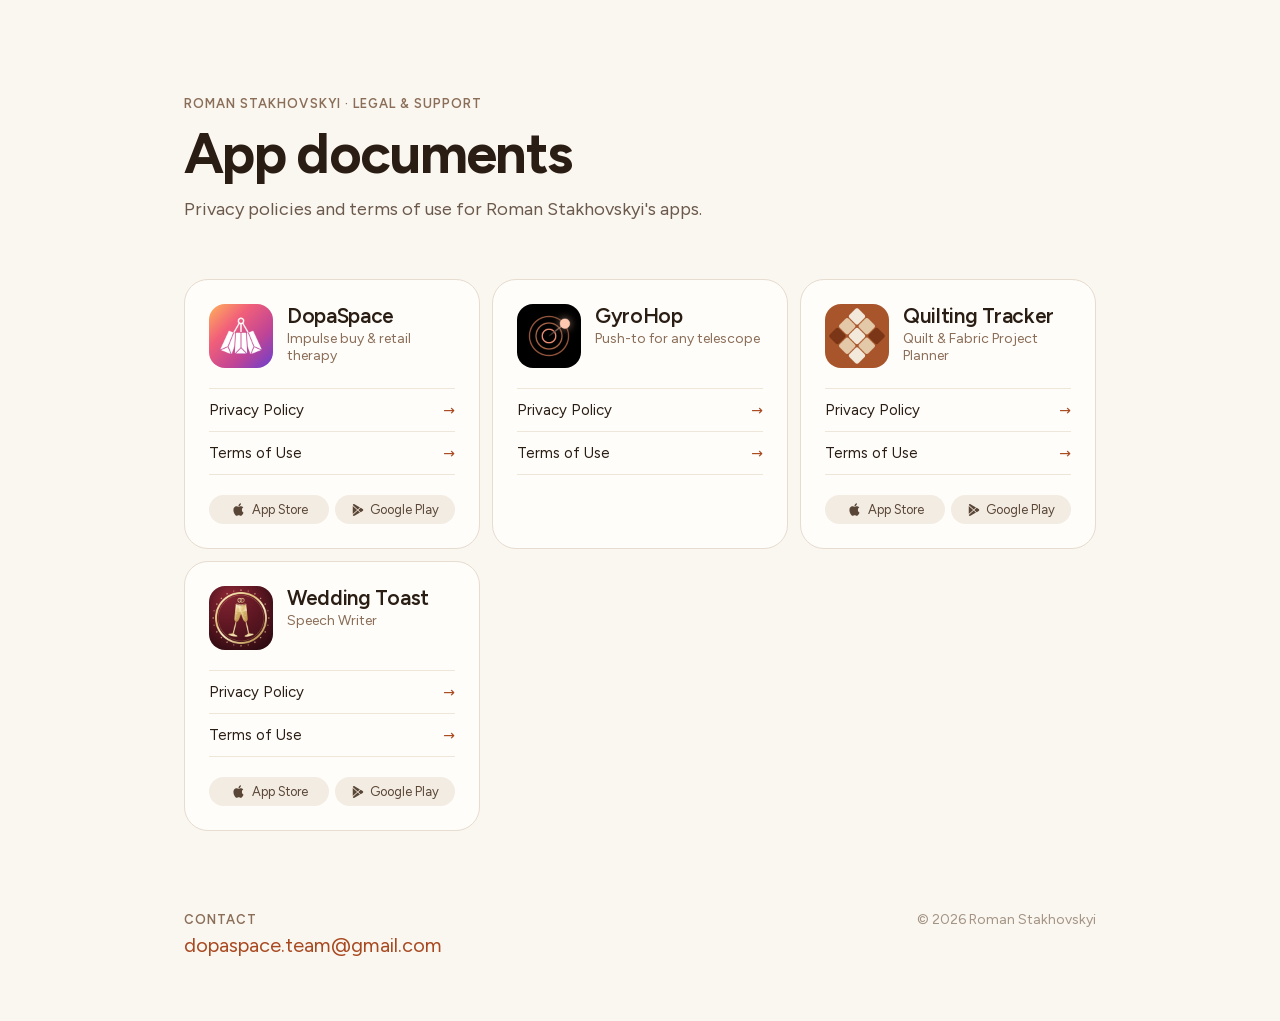
<file: index.html>
<!DOCTYPE html>
<html lang="en">
<head>
<meta charset="utf-8">
<meta name="viewport" content="width=device-width, initial-scale=1">
<title>App documents · Roman Stakhovskyi</title>
<link rel="stylesheet" href="fonts/figtree.css">
<style>
/* A phone gets a list (the icon beside the name and its stores, the documents as pills); from
   640px the apps sit in a grid of cards. One markup, two layouts. Apps are in alphabetical
   order; an app shows a store only once its listing is live. */
:root {
  --ground: #FAF6F0;
  --card: #FFFDF9;
  --hover: #FFF8F1;
  --ink: #2A1D14;
  --body: #6B5A4C;
  --muted: #8A6E58;
  --faint: #A39484;
  --line: #E6DCCF;
  --rule: #EFE6DA;
  --pill: #DCCFBF;
  --chip: #F3ECE2;
  --chip-hover: #F7E6D8;
  --chip-ink: #5A4636;
  --accent: #A8481F;
  --accent-deep: #7E3112;
}

* { box-sizing: border-box; }

body {
  margin: 0;
  background: var(--ground);
  color: var(--ink);
  font-family: 'Figtree', -apple-system, BlinkMacSystemFont, 'Segoe UI', system-ui, sans-serif;
  -webkit-font-smoothing: antialiased;
}

a { color: var(--accent); text-decoration: none; }
a:hover { color: var(--accent-deep); }

main, footer { width: 100%; max-width: 960px; margin: 0 auto; padding-left: 24px; padding-right: 24px; }

main { padding-top: clamp(56px, 12vw, 96px); padding-bottom: 48px; display: flex; flex-direction: column; gap: 56px; }

header { display: flex; flex-direction: column; gap: 14px; }

.eyebrow { font-size: 13px; font-weight: 600; letter-spacing: 0.08em; text-transform: uppercase; color: var(--muted); }

h1 { margin: 0; font-size: clamp(36px, 6vw, 56px); line-height: 1.02; font-weight: 700; letter-spacing: -0.03em; text-wrap: balance; }

header p { margin: 0; font-size: 18px; line-height: 1.5; color: var(--body); max-width: 520px; text-wrap: pretty; }

/* List: phones */
.apps { display: flex; flex-direction: column; border-bottom: 1px solid var(--line); }

.app { display: grid; grid-template-columns: 56px minmax(0, 1fr); column-gap: 20px; row-gap: 14px; align-items: start; padding: 28px 0; border-top: 1px solid var(--line); }

.app img { grid-row: span 2; width: 56px; height: 56px; border-radius: 14px; display: block; }

.app-title { display: flex; flex-wrap: wrap; justify-content: space-between; align-items: center; gap: 10px 16px; min-width: 0; }

.app h2 { margin: 0; font-size: 24px; font-weight: 600; letter-spacing: -0.015em; line-height: 1.15; }

.app-name { display: flex; flex-direction: column; gap: 2px; min-width: 0; }

.app-name span { font-size: 15px; color: var(--muted); }

.stores { display: flex; gap: 6px; }

.stores a {
  display: inline-flex; align-items: center; justify-content: center; gap: 6px;
  padding: 7px 12px; border-radius: 999px; background: var(--chip); color: var(--chip-ink);
  font-size: 13px; font-weight: 500; white-space: nowrap; transition: all .15s;
}
.stores a:hover { background: var(--chip-hover); color: var(--accent); }
.stores svg { flex-shrink: 0; }

.docs { grid-column: 2; display: flex; flex-wrap: wrap; gap: 8px; }

.docs a {
  display: inline-flex; align-items: center; gap: 10px;
  padding: 10px 16px; border-radius: 999px; border: 1px solid var(--pill); background: var(--card);
  color: var(--ink); font-size: 15px; font-weight: 500; transition: all .15s;
}
.docs a:hover { border-color: var(--accent); color: var(--accent); background: var(--hover); }
.docs a span { font-size: 14px; color: var(--accent); }

/* Grid: tablets and desktops. The icon and the name head the card, the documents follow, and
   the store links sit at its foot. Each card spans three rows of the grid (subgrid), so the
   names, the documents and the stores line up across a row of cards. */
@media (min-width: 640px) {
  .apps { display: grid; grid-template-columns: repeat(auto-fill, minmax(240px, 1fr)); gap: 12px; border-bottom: none; }

  .app { grid-template-columns: 64px minmax(0, 1fr); grid-row: span 3; grid-template-rows: subgrid; column-gap: 14px; row-gap: 20px; align-items: center; padding: 24px; border-radius: 24px; background: var(--card); border: 1px solid var(--line); }

  .app img { grid-row: 1; width: 64px; height: 64px; border-radius: 16px; }

  .app-title { display: contents; }

  .app-name { grid-column: 2; grid-row: 1; align-self: start; }

  .app h2 { font-size: 21px; }

  .app-name span { font-size: 14px; }

  .docs { grid-column: 1 / -1; grid-row: 2; align-self: start; flex-direction: column; flex-wrap: nowrap; gap: 0; border-top: 1px solid var(--rule); }

  .docs a { justify-content: space-between; padding: 12px 0; border: none; border-bottom: 1px solid var(--rule); border-radius: 0; background: none; transition: color .15s; }
  .docs a:hover { background: none; }

  .stores { grid-column: 1 / -1; grid-row: 3; align-self: end; display: grid; grid-template-columns: repeat(auto-fit, minmax(96px, 1fr)); }
}

footer { padding-top: 32px; padding-bottom: 64px; display: flex; flex-wrap: wrap; justify-content: space-between; align-items: baseline; gap: 16px; }

footer div { display: flex; flex-direction: column; gap: 6px; }

footer div a { font-size: 20px; font-weight: 500; }

footer > span { font-size: 14px; color: var(--faint); }
</style>
</head>
<body>
<main>
  <header>
    <div class="eyebrow">Roman Stakhovskyi · Legal &amp; Support</div>
    <h1>App documents</h1>
    <p>Privacy policies and terms of use for Roman Stakhovskyi's apps.</p>
  </header>

  <section class="apps">
    <article class="app">
      <img src="icons/dopaspace.png" alt="" width="64" height="64">
      <div class="app-title">
        <div class="app-name">
          <h2>DopaSpace</h2>
          <span>Impulse buy &amp; retail therapy</span>
        </div>
        <div class="stores">
          <a href="https://apps.apple.com/app/id6794726652" target="_blank" rel="noopener"><svg viewBox="0 0 24 24" width="15" height="15" fill="currentColor" aria-hidden="true"><path d="M18.71 19.5c-.83 1.24-1.71 2.45-3.05 2.47-1.34.03-1.77-.79-3.29-.79-1.53 0-2 .77-3.27.82-1.31.05-2.3-1.32-3.14-2.53C4.25 17 2.94 12.45 4.7 9.39c.87-1.52 2.43-2.48 4.12-2.51 1.28-.02 2.5.87 3.29.87.78 0 2.26-1.07 3.8-.91.65.03 2.47.26 3.64 1.98-.09.06-2.17 1.28-2.15 3.81.03 3.02 2.65 4.03 2.68 4.04-.03.07-.42 1.44-1.38 2.83M13 3.5c.73-.83 1.94-1.46 2.94-1.5.13 1.17-.34 2.35-1.04 3.19-.69.85-1.83 1.51-2.95 1.42-.15-1.15.41-2.35 1.05-3.11z"/></svg>App Store</a>
          <a href="https://play.google.com/store/apps/details?id=com.dopaspace.app" target="_blank" rel="noopener"><svg viewBox="0 0 16 16" width="12" height="12" fill="currentColor" aria-hidden="true"><path d="M14.222 9.374c1.037-.61 1.037-2.137 0-2.748L11.528 5.04 8.32 8l3.207 2.96zm-3.595 2.116L7.583 8.68 1.03 14.73c.201 1.029 1.36 1.61 2.303 1.055zM1 13.396V2.603L6.846 8zM1.03 1.27l6.553 6.05 3.044-2.81L3.333.215C2.39-.341 1.231.24 1.03 1.27"/></svg>Google Play</a>
        </div>
      </div>
      <nav class="docs" aria-label="DopaSpace documents">
        <a href="https://dopaspace.com/privacy">Privacy Policy <span aria-hidden="true">→</span></a>
        <a href="https://dopaspace.com/terms">Terms of Use <span aria-hidden="true">→</span></a>
      </nav>
    </article>

    <article class="app">
      <img src="icons/gyro-hop.png" alt="" width="64" height="64">
      <div class="app-title">
        <div class="app-name">
          <h2>GyroHop</h2>
          <span>Push-to for any telescope</span>
        </div>
      </div>
      <nav class="docs" aria-label="GyroHop documents">
        <a href="gyro-hop/privacy.html">Privacy Policy <span aria-hidden="true">→</span></a>
        <a href="gyro-hop/terms.html">Terms of Use <span aria-hidden="true">→</span></a>
      </nav>
    </article>

    <article class="app">
      <img src="icons/quilting-tracker.png" alt="" width="64" height="64">
      <div class="app-title">
        <div class="app-name">
          <h2>Quilting Tracker</h2>
          <span>Quilt &amp; Fabric Project Planner</span>
        </div>
        <div class="stores">
          <a href="https://apps.apple.com/app/id6816559734" target="_blank" rel="noopener"><svg viewBox="0 0 24 24" width="15" height="15" fill="currentColor" aria-hidden="true"><path d="M18.71 19.5c-.83 1.24-1.71 2.45-3.05 2.47-1.34.03-1.77-.79-3.29-.79-1.53 0-2 .77-3.27.82-1.31.05-2.3-1.32-3.14-2.53C4.25 17 2.94 12.45 4.7 9.39c.87-1.52 2.43-2.48 4.12-2.51 1.28-.02 2.5.87 3.29.87.78 0 2.26-1.07 3.8-.91.65.03 2.47.26 3.64 1.98-.09.06-2.17 1.28-2.15 3.81.03 3.02 2.65 4.03 2.68 4.04-.03.07-.42 1.44-1.38 2.83M13 3.5c.73-.83 1.94-1.46 2.94-1.5.13 1.17-.34 2.35-1.04 3.19-.69.85-1.83 1.51-2.95 1.42-.15-1.15.41-2.35 1.05-3.11z"/></svg>App Store</a>
          <a href="https://play.google.com/store/apps/details?id=com.quiltingtracker.app" target="_blank" rel="noopener"><svg viewBox="0 0 16 16" width="12" height="12" fill="currentColor" aria-hidden="true"><path d="M14.222 9.374c1.037-.61 1.037-2.137 0-2.748L11.528 5.04 8.32 8l3.207 2.96zm-3.595 2.116L7.583 8.68 1.03 14.73c.201 1.029 1.36 1.61 2.303 1.055zM1 13.396V2.603L6.846 8zM1.03 1.27l6.553 6.05 3.044-2.81L3.333.215C2.39-.341 1.231.24 1.03 1.27"/></svg>Google Play</a>
        </div>
      </div>
      <nav class="docs" aria-label="Quilting Tracker documents">
        <a href="quilting-tracker/privacy.html">Privacy Policy <span aria-hidden="true">→</span></a>
        <a href="quilting-tracker/terms.html">Terms of Use <span aria-hidden="true">→</span></a>
      </nav>
    </article>

    <article class="app">
      <img src="icons/wedding-toast.png" alt="" width="64" height="64">
      <div class="app-title">
        <div class="app-name">
          <h2>Wedding Toast</h2>
          <span>Speech Writer</span>
        </div>
        <div class="stores">
          <a href="https://apps.apple.com/app/id6797495907" target="_blank" rel="noopener"><svg viewBox="0 0 24 24" width="15" height="15" fill="currentColor" aria-hidden="true"><path d="M18.71 19.5c-.83 1.24-1.71 2.45-3.05 2.47-1.34.03-1.77-.79-3.29-.79-1.53 0-2 .77-3.27.82-1.31.05-2.3-1.32-3.14-2.53C4.25 17 2.94 12.45 4.7 9.39c.87-1.52 2.43-2.48 4.12-2.51 1.28-.02 2.5.87 3.29.87.78 0 2.26-1.07 3.8-.91.65.03 2.47.26 3.64 1.98-.09.06-2.17 1.28-2.15 3.81.03 3.02 2.65 4.03 2.68 4.04-.03.07-.42 1.44-1.38 2.83M13 3.5c.73-.83 1.94-1.46 2.94-1.5.13 1.17-.34 2.35-1.04 3.19-.69.85-1.83 1.51-2.95 1.42-.15-1.15.41-2.35 1.05-3.11z"/></svg>App Store</a>
          <a href="https://play.google.com/store/apps/details?id=com.weddingspeech.app" target="_blank" rel="noopener"><svg viewBox="0 0 16 16" width="12" height="12" fill="currentColor" aria-hidden="true"><path d="M14.222 9.374c1.037-.61 1.037-2.137 0-2.748L11.528 5.04 8.32 8l3.207 2.96zm-3.595 2.116L7.583 8.68 1.03 14.73c.201 1.029 1.36 1.61 2.303 1.055zM1 13.396V2.603L6.846 8zM1.03 1.27l6.553 6.05 3.044-2.81L3.333.215C2.39-.341 1.231.24 1.03 1.27"/></svg>Google Play</a>
        </div>
      </div>
      <nav class="docs" aria-label="Wedding Toast documents">
        <a href="https://speech-for-wedding.web.app/privacy-policy">Privacy Policy <span aria-hidden="true">→</span></a>
        <a href="https://speech-for-wedding.web.app/terms-of-use">Terms of Use <span aria-hidden="true">→</span></a>
      </nav>
    </article>
  </section>
</main>

<footer>
  <div>
    <span class="eyebrow">Contact</span>
    <a href="mailto:dopaspace.team@gmail.com">dopaspace.team@gmail.com</a>
  </div>
  <span>© 2026 Roman Stakhovskyi</span>
</footer>
</body>
</html>
</file>
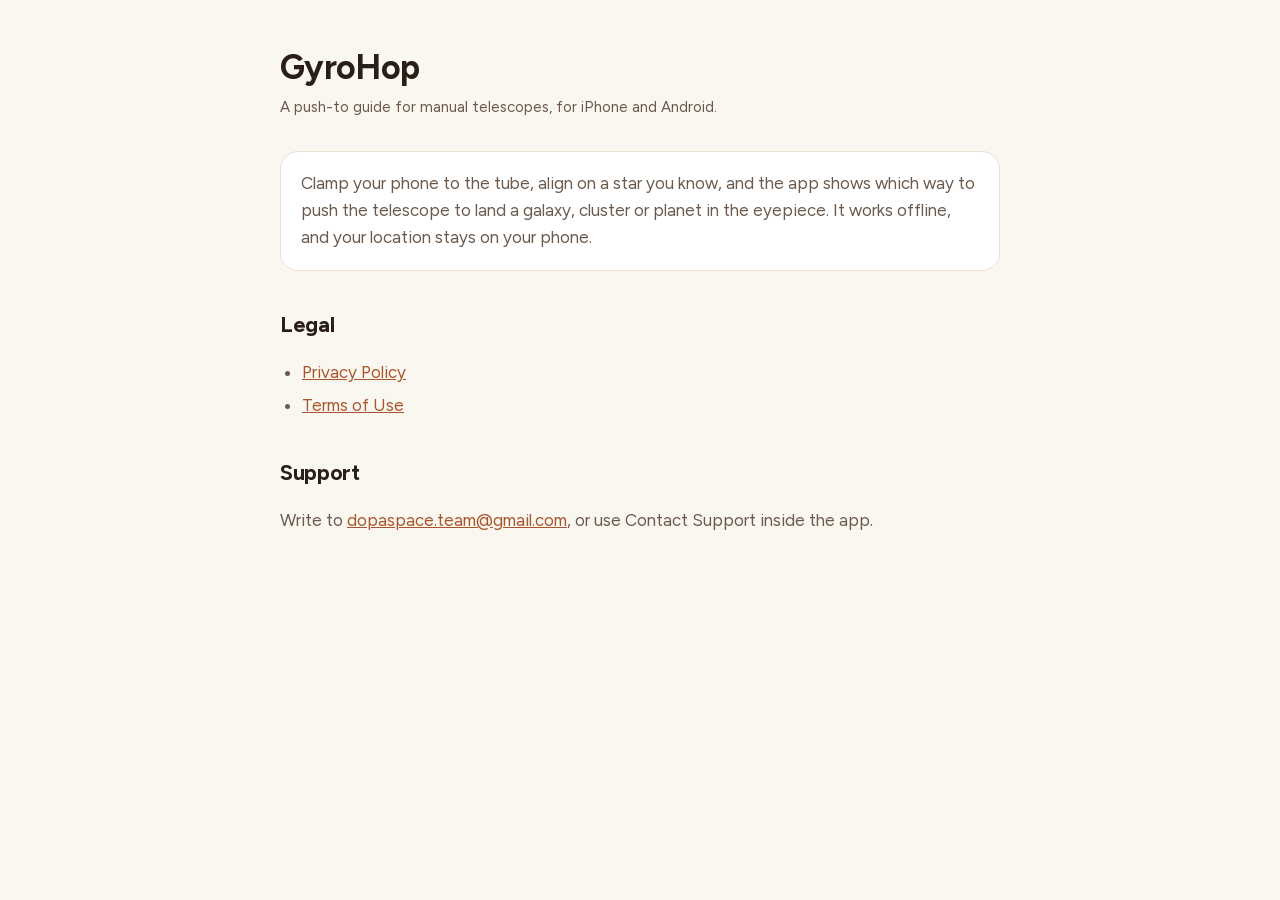
<file: gyro-hop/index.html>
<!DOCTYPE html>
<html lang="en">
<head>
<meta charset="utf-8">
<meta name="viewport" content="width=device-width, initial-scale=1">
<title>GyroHop</title>
<link rel="stylesheet" href="../style.css">
</head>
<body>
<main>
<header>
  <h1>GyroHop</h1>
  <p class="updated">A push-to guide for manual telescopes, for iPhone and Android.</p>
</header>

<div class="card">
  <p>Clamp your phone to the tube, align on a star you know, and the app shows which way to push
  the telescope to land a galaxy, cluster or planet in the eyepiece. It works offline, and your
  location stays on your phone.</p>
</div>

<h2>Legal</h2>
<ul>
  <li><a href="privacy.html">Privacy Policy</a></li>
  <li><a href="terms.html">Terms of Use</a></li>
</ul>

<h2>Support</h2>
<p>Write to <a href="mailto:dopaspace.team@gmail.com">dopaspace.team@gmail.com</a>, or use
Contact Support inside the app.</p>
</main>
</body>
</html>
</file>
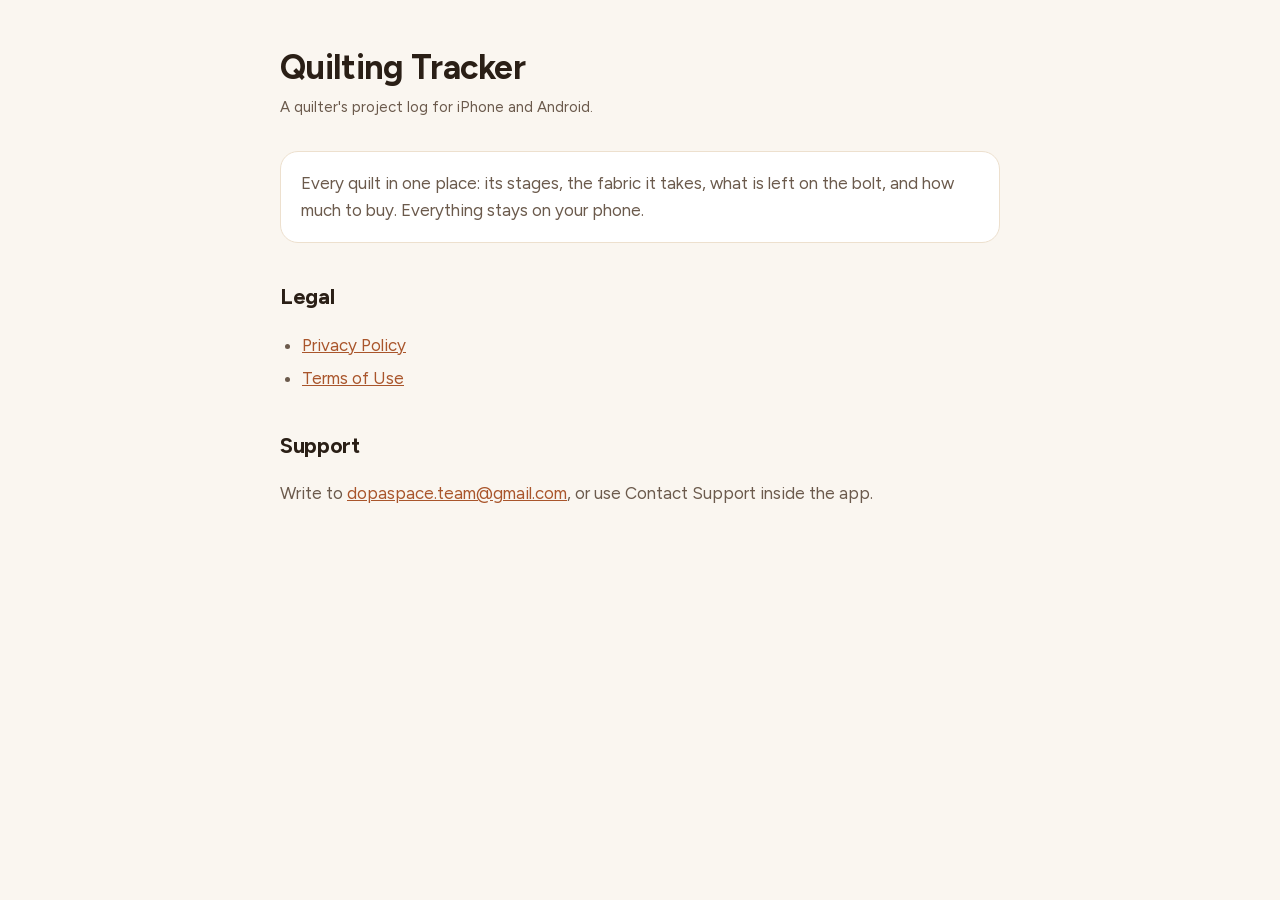
<file: quilting-tracker/index.html>
<!DOCTYPE html>
<html lang="en">
<head>
<meta charset="utf-8">
<meta name="viewport" content="width=device-width, initial-scale=1">
<title>Quilting Tracker</title>
<link rel="stylesheet" href="../style.css">
</head>
<body>
<main>
<header>
  <h1>Quilting Tracker</h1>
  <p class="updated">A quilter's project log for iPhone and Android.</p>
</header>

<div class="card">
  <p>Every quilt in one place: its stages, the fabric it takes, what is left on the bolt, and
  how much to buy. Everything stays on your phone.</p>
</div>

<h2>Legal</h2>
<ul>
  <li><a href="privacy.html">Privacy Policy</a></li>
  <li><a href="terms.html">Terms of Use</a></li>
</ul>

<h2>Support</h2>
<p>Write to <a href="mailto:dopaspace.team@gmail.com">dopaspace.team@gmail.com</a>, or use
Contact Support inside the app.</p>
</main>
</body>
</html>
</file>
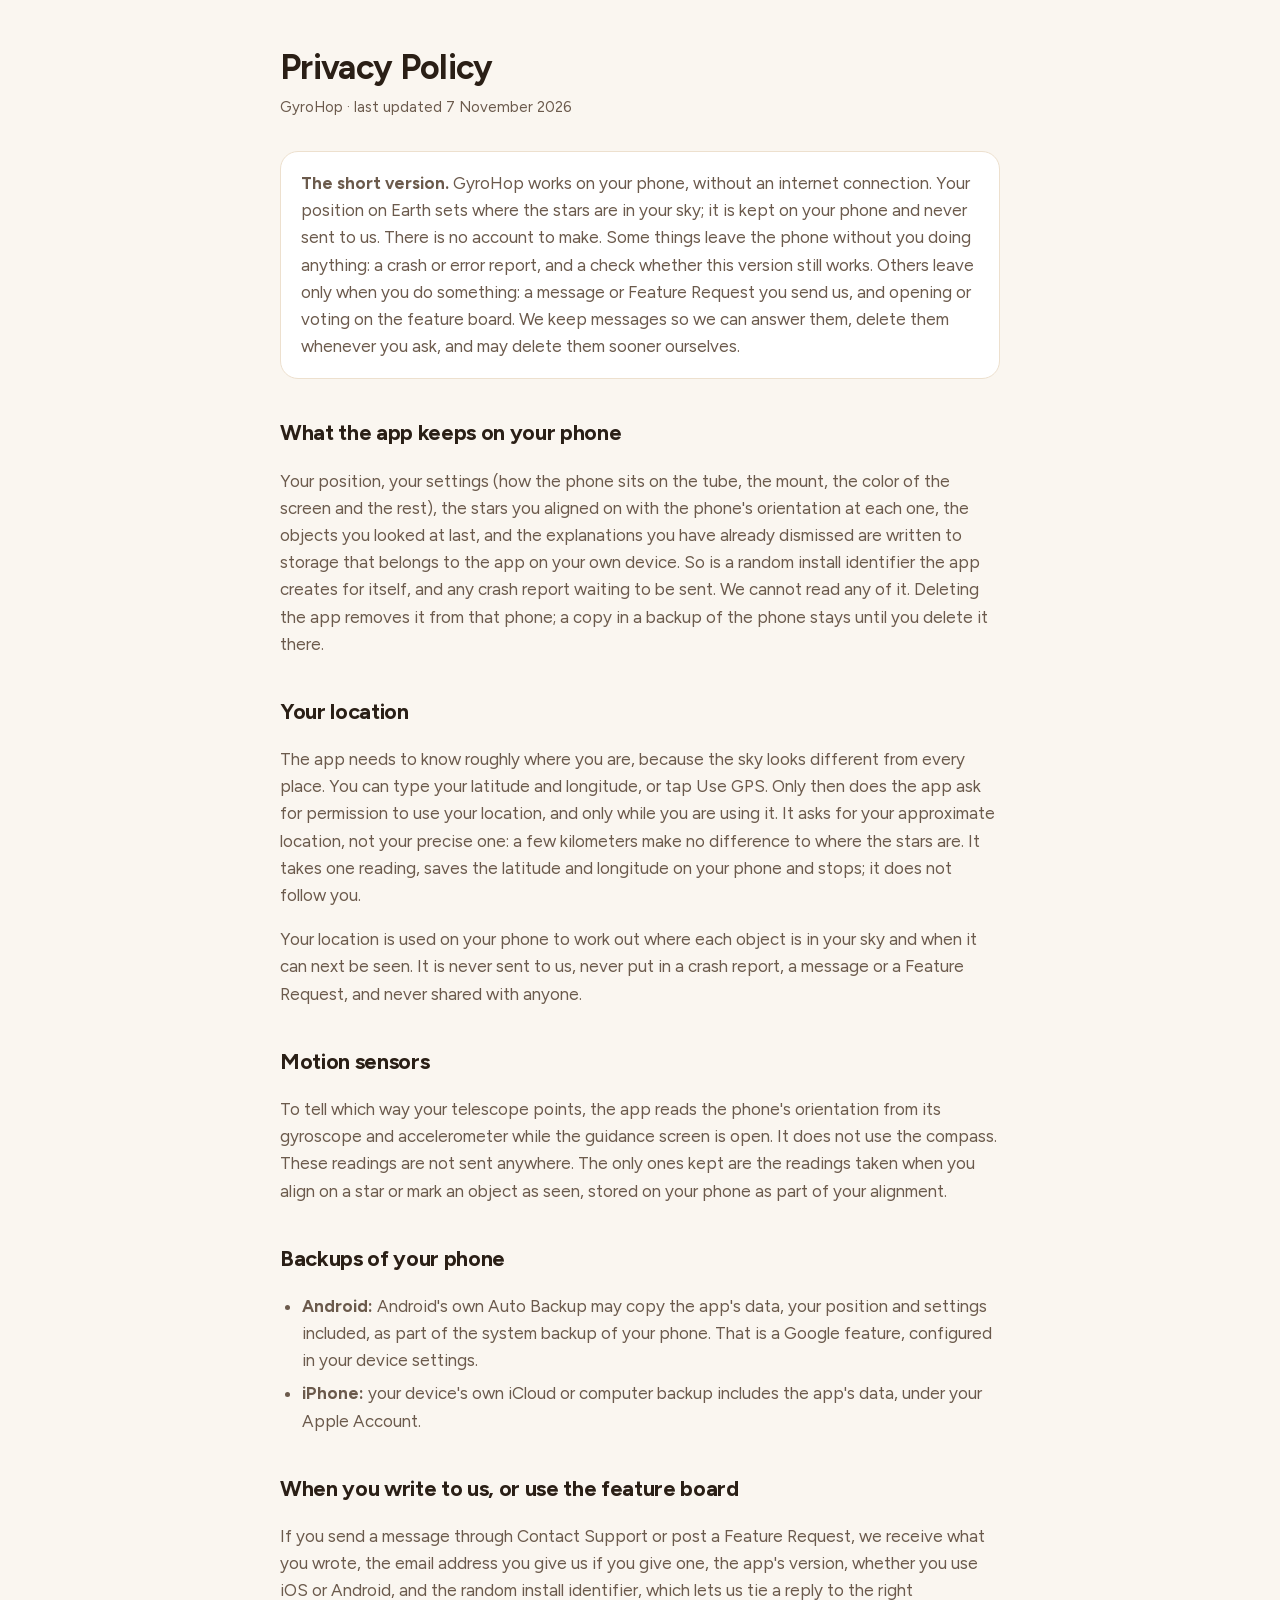
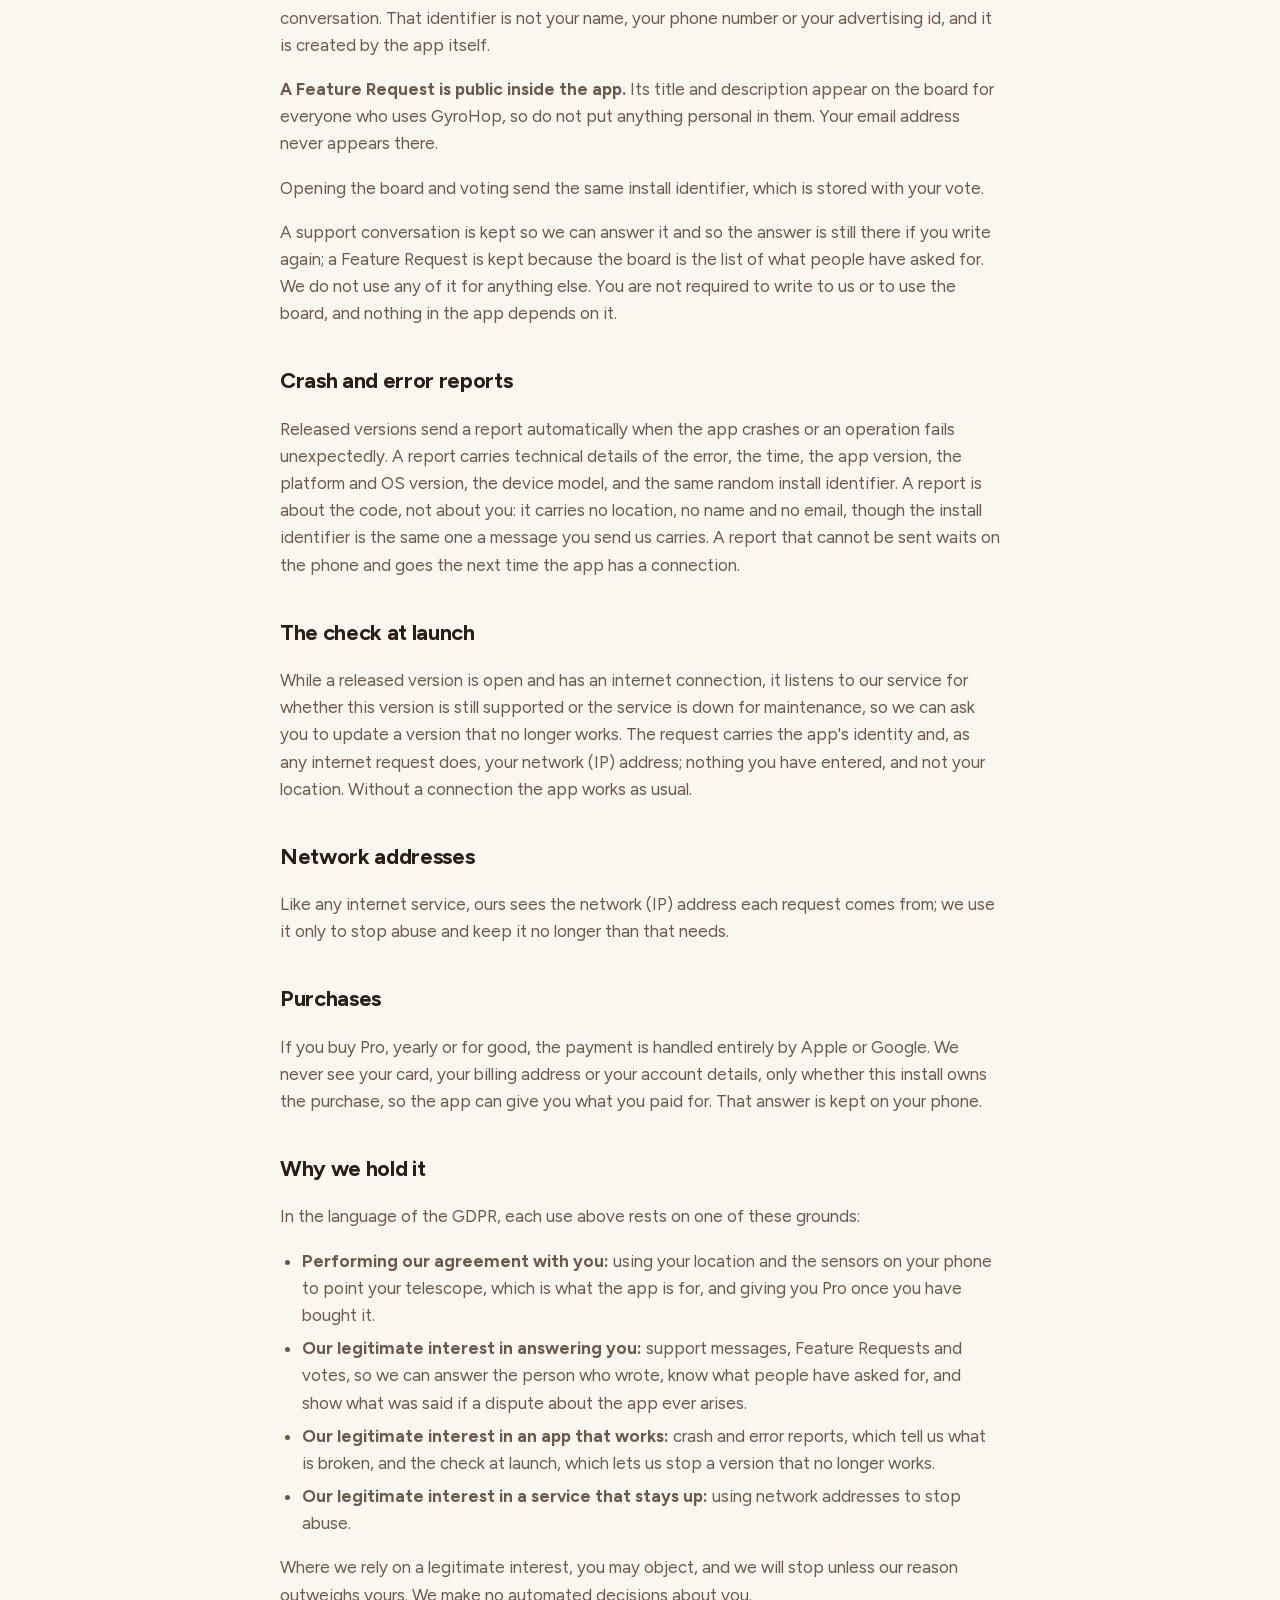
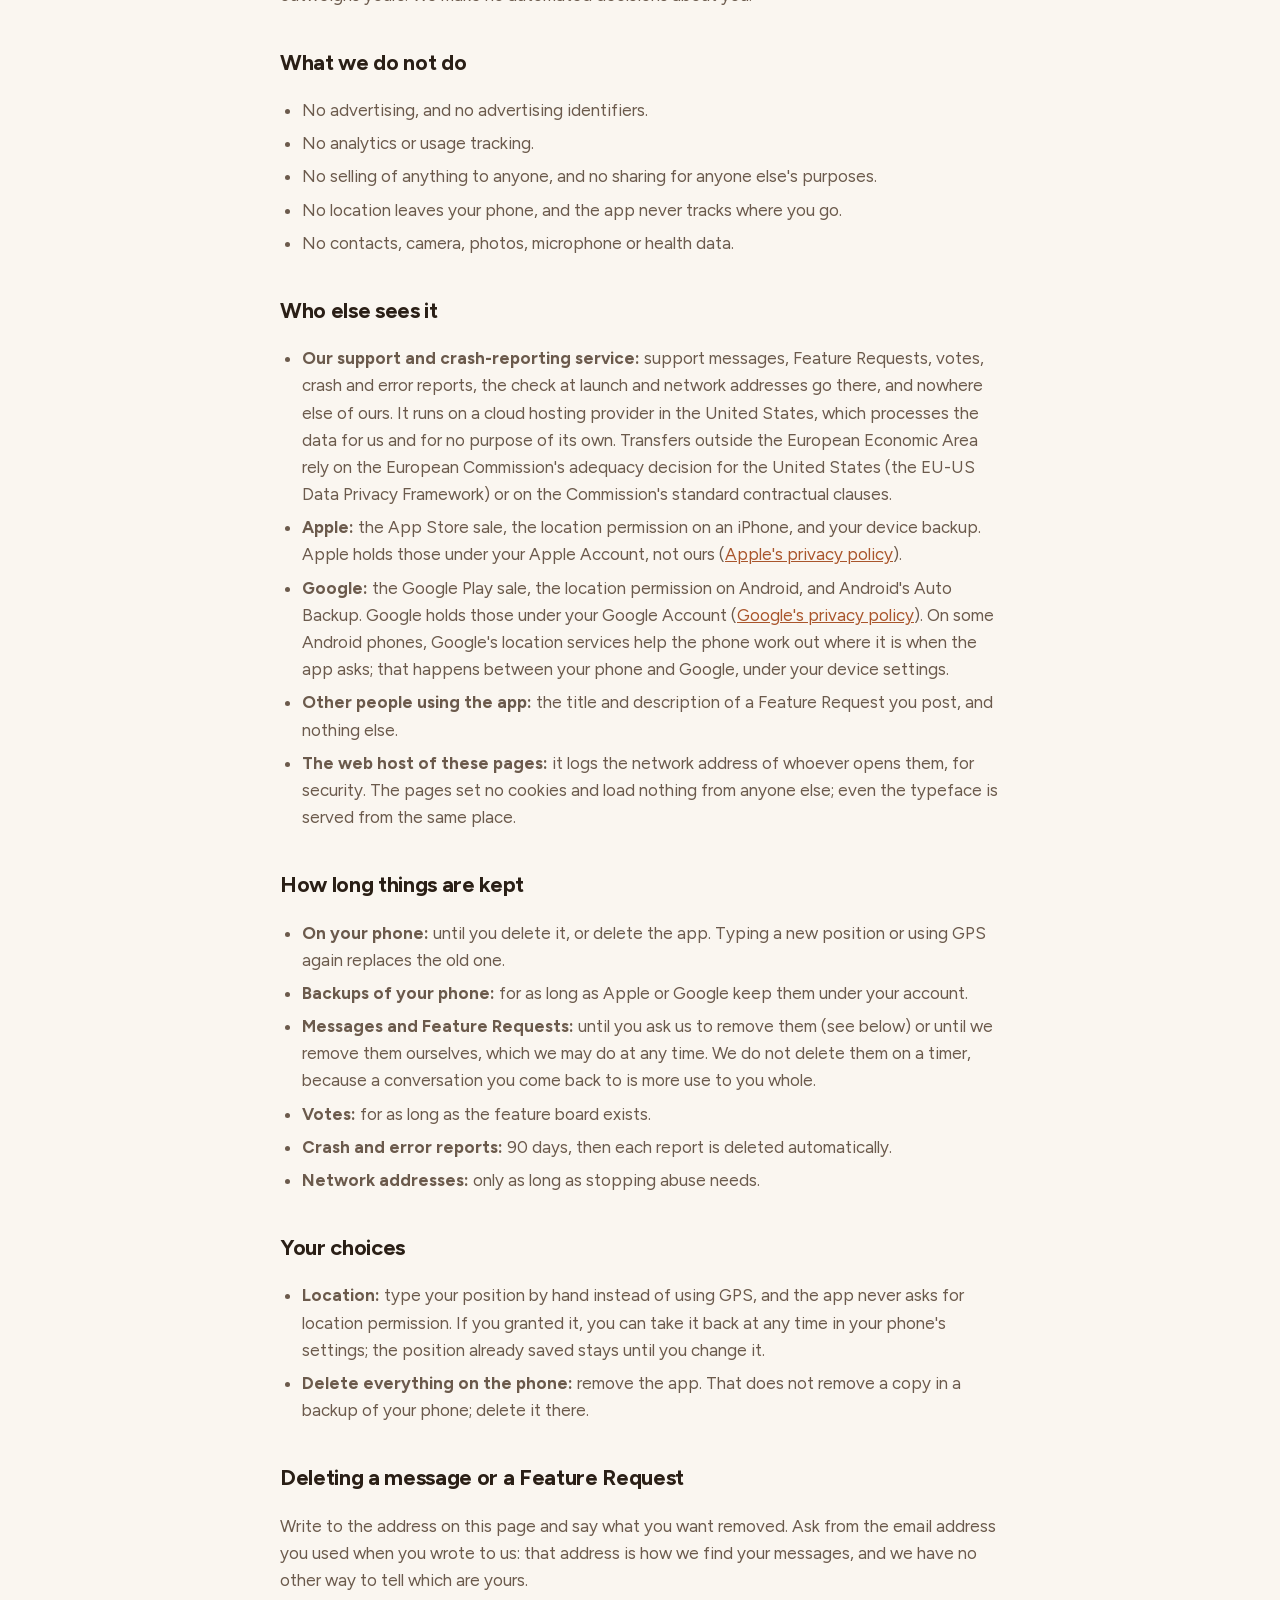
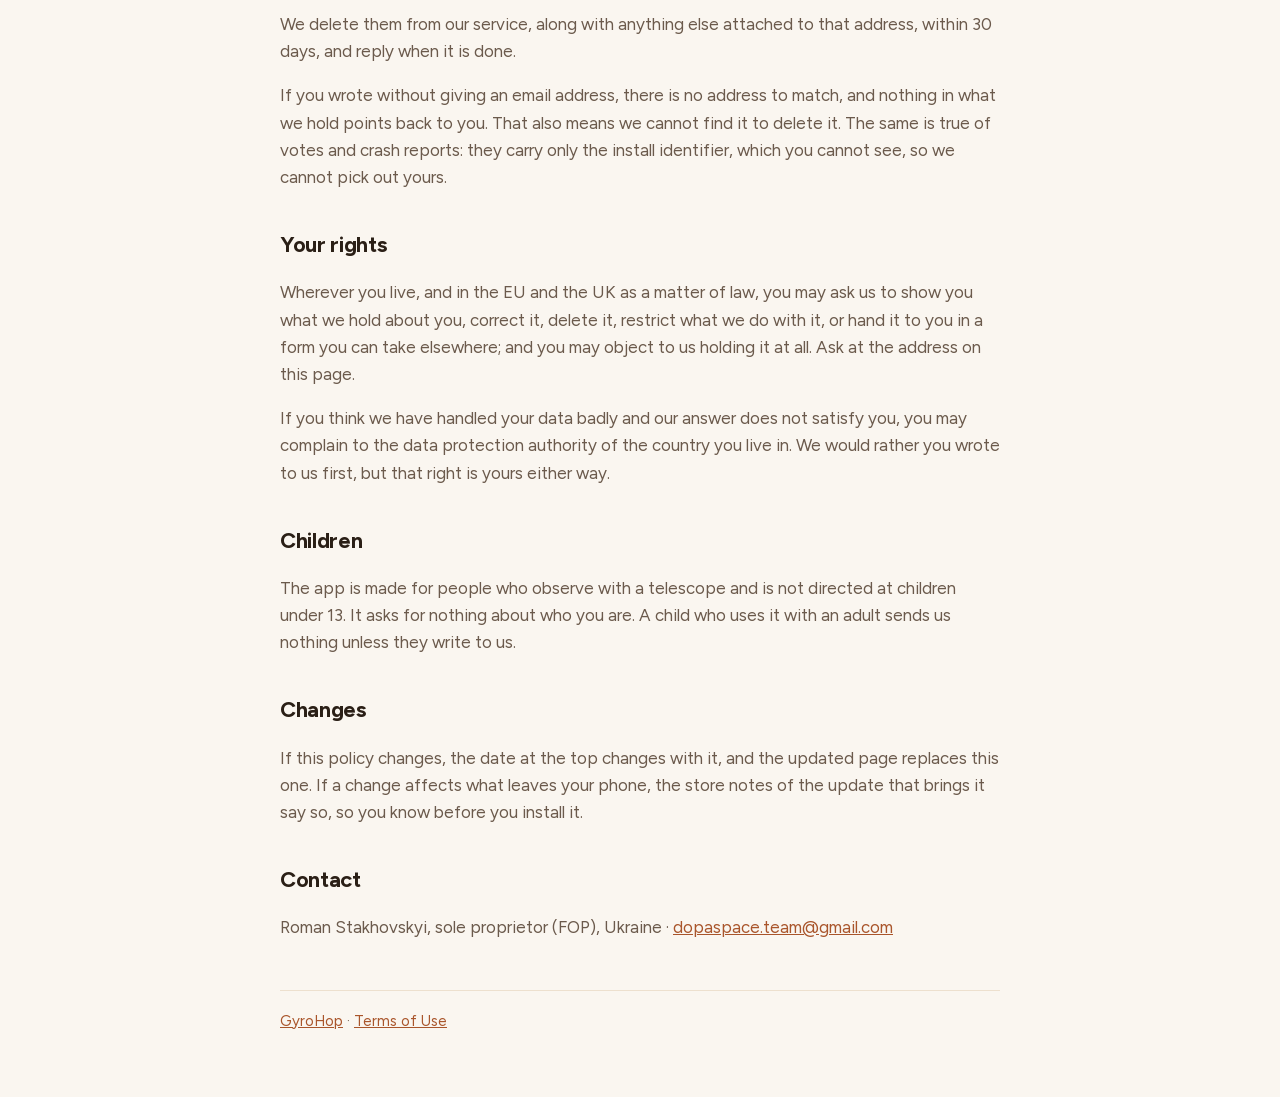
<file: gyro-hop/privacy.html>
<!DOCTYPE html>
<html lang="en">
<head>
<meta charset="utf-8">
<meta name="viewport" content="width=device-width, initial-scale=1">
<title>Privacy Policy · GyroHop</title>
<link rel="stylesheet" href="../style.css">
</head>
<body>
<main>
<header>
  <h1>Privacy Policy</h1>
  <p class="updated">GyroHop · last updated 7 November 2026</p>
</header>

<div class="card">
  <p><strong>The short version.</strong> GyroHop works on your phone, without an internet
  connection. Your position on Earth sets where the stars are in your sky; it is kept on your
  phone and never sent to us. There is no account to make. Some things leave the phone without
  you doing anything: a crash or error report, and a check whether this version still works.
  Others leave only when
  you do something: a message or Feature Request you send us, and opening or voting on the
  feature board. We keep messages so we can answer them, delete them whenever you ask, and may
  delete them sooner ourselves.</p>
</div>

<h2>What the app keeps on your phone</h2>
<p>Your position, your settings (how the phone sits on the tube, the mount, the color of the
screen and the rest), the stars you aligned on with the phone's orientation at each one, the
objects you looked at last, and the explanations you have already dismissed are written to
storage that belongs to the app on your own device. So is a random install identifier the app
creates for itself, and any crash report waiting to be sent. We cannot read any of it. Deleting
the app removes it from that phone; a copy in a backup of the phone stays until you delete it
there.</p>

<h2>Your location</h2>
<p>The app needs to know roughly where you are, because the sky looks different from every
place. You can type your latitude and longitude, or tap Use GPS. Only then does the app ask for
permission to use your location, and only while you are using it. It asks for your approximate
location, not your precise one: a few kilometers make no difference to where the stars are. It
takes one reading, saves the latitude and longitude on your phone and stops; it does not follow
you.</p>
<p>Your location is used on your phone to work out where each object is in your sky and when it
can next be seen. It is never sent to us, never put in a crash report, a message or a Feature
Request, and never shared with anyone.</p>

<h2>Motion sensors</h2>
<p>To tell which way your telescope points, the app reads the phone's orientation from its
gyroscope and accelerometer while the guidance screen is open. It does not use the compass.
These readings are not sent anywhere. The only ones kept are the readings taken when you align
on a star or mark an object as seen, stored on your phone as part of your alignment.</p>

<h2>Backups of your phone</h2>
<ul>
  <li><strong>Android:</strong> Android's own Auto Backup may copy the app's data, your position
  and settings included, as part of the system backup of your phone. That is a Google feature,
  configured in your device settings.</li>
  <li><strong>iPhone:</strong> your device's own iCloud or computer backup includes the app's
  data, under your Apple Account.</li>
</ul>

<h2>When you write to us, or use the feature board</h2>
<p>If you send a message through Contact Support or post a Feature Request, we receive what you
wrote, the email address you give us if you give one, the app's version, whether you use iOS or
Android, and the random install identifier, which lets us tie a reply to the right conversation.
That identifier is not your name, your phone number or your advertising id, and it is created by
the app itself.</p>
<p><strong>A Feature Request is public inside the app.</strong> Its title and description appear
on the board for everyone who uses GyroHop, so do not put anything personal in them. Your email
address never appears there.</p>
<p>Opening the board and voting send the same install identifier, which is stored with your
vote.</p>
<p>A support conversation is kept so we can answer it and so the answer is still there if you
write again; a Feature Request is kept because the board is the list of what people have asked
for. We do not use any of it for anything else. You are not required to write to us or to use
the board, and nothing in the app depends on it.</p>

<h2>Crash and error reports</h2>
<p>Released versions send a report automatically when the app crashes or an operation fails
unexpectedly. A report carries technical details of the error, the time, the app version, the
platform and OS version, the device model, and the same random install identifier. A report is
about the code, not about you: it carries no location, no name and no email, though the install
identifier is the same one a message you send us carries. A report that cannot be sent waits on
the phone and goes the next time the app has a connection.</p>

<h2>The check at launch</h2>
<p>While a released version is open and has an internet connection, it listens to our service
for whether this version is still supported or the service is down for maintenance, so we can
ask you to update a version that no longer works. The request carries the app's identity and, as
any internet request does, your network (IP) address; nothing you have entered, and not your
location. Without a connection the app works as usual.</p>

<h2>Network addresses</h2>
<p>Like any internet service, ours sees the network (IP) address each request comes from; we use
it only to stop abuse and keep it no longer than that needs.</p>

<h2>Purchases</h2>
<p>If you buy Pro, yearly or for good, the payment is handled entirely by Apple or Google. We
never see your card, your billing address or your account details, only whether this install
owns the purchase, so the app can give you what you paid for. That answer is kept on your
phone.</p>

<h2>Why we hold it</h2>
<p>In the language of the GDPR, each use above rests on one of these grounds:</p>
<ul>
  <li><strong>Performing our agreement with you:</strong> using your location and the sensors on
  your phone to point your telescope, which is what the app is for, and giving you Pro once you
  have bought it.</li>
  <li><strong>Our legitimate interest in answering you:</strong> support messages, Feature
  Requests and votes, so we can answer the person who wrote, know what people have asked for,
  and show what was said if a dispute about the app ever arises.</li>
  <li><strong>Our legitimate interest in an app that works:</strong> crash and error reports,
  which tell us what is broken, and the check at launch, which lets us stop a version that no
  longer works.</li>
  <li><strong>Our legitimate interest in a service that stays up:</strong> using network
  addresses to stop abuse.</li>
</ul>
<p>Where we rely on a legitimate interest, you may object, and we will stop unless our reason
outweighs yours. We make no automated decisions about you.</p>

<h2>What we do not do</h2>
<ul>
  <li>No advertising, and no advertising identifiers.</li>
  <li>No analytics or usage tracking.</li>
  <li>No selling of anything to anyone, and no sharing for anyone else's purposes.</li>
  <li>No location leaves your phone, and the app never tracks where you go.</li>
  <li>No contacts, camera, photos, microphone or health data.</li>
</ul>

<h2>Who else sees it</h2>
<ul>
  <li><strong>Our support and crash-reporting service:</strong> support messages, Feature
  Requests, votes, crash and error reports, the check at launch and network addresses go there,
  and nowhere else of ours. It runs on a cloud hosting provider in the United States, which processes the data for us
  and for no purpose of its own. Transfers outside the European Economic Area rely on the European
  Commission's adequacy decision for the United States (the EU-US Data Privacy Framework) or on
  the Commission's standard contractual clauses.</li>
  <li><strong>Apple:</strong> the App Store sale, the location permission on an iPhone, and your
  device backup. Apple holds those under your Apple Account, not ours
  (<a href="https://www.apple.com/legal/privacy/">Apple's privacy policy</a>).</li>
  <li><strong>Google:</strong> the Google Play sale, the location permission on Android, and
  Android's Auto Backup. Google holds those under your Google Account
  (<a href="https://policies.google.com/privacy">Google's privacy policy</a>). On some Android
  phones, Google's location services help the phone work out where it is when the app asks;
  that happens between your phone and Google, under your device settings.</li>
  <li><strong>Other people using the app:</strong> the title and description of a Feature
  Request you post, and nothing else.</li>
  <li><strong>The web host of these pages:</strong> it logs the network address of whoever opens
  them, for security. The pages set no cookies and load nothing from anyone else; even the
  typeface is served from the same place.</li>
</ul>

<h2>How long things are kept</h2>
<ul>
  <li><strong>On your phone:</strong> until you delete it, or delete the app. Typing a new
  position or using GPS again replaces the old one.</li>
  <li><strong>Backups of your phone:</strong> for as long as Apple or Google keep them under your
  account.</li>
  <li><strong>Messages and Feature Requests:</strong> until you ask us to remove them (see below)
  or until we remove them ourselves, which we may do at any time. We do not delete them on a
  timer, because a conversation you come back to is more use to you whole.</li>
  <li><strong>Votes:</strong> for as long as the feature board exists.</li>
  <li><strong>Crash and error reports:</strong> 90 days, then each report is deleted
  automatically.</li>
  <li><strong>Network addresses:</strong> only as long as stopping abuse needs.</li>
</ul>

<h2>Your choices</h2>
<ul>
  <li><strong>Location:</strong> type your position by hand instead of using GPS, and the app
  never asks for location permission. If you granted it, you can take it back at any time in
  your phone's settings; the position already saved stays until you change it.</li>
  <li><strong>Delete everything on the phone:</strong> remove the app. That does not remove a
  copy in a backup of your phone; delete it there.</li>
</ul>

<h2>Deleting a message or a Feature Request</h2>
<p>Write to the address on this page and say what you want removed. Ask from the email address
you used when you wrote to us: that address is how we find your messages, and we have no other
way to tell which are yours.</p>
<p>We delete them from our service, along with anything else attached to that address, within
30 days, and reply when it is done.</p>
<p>If you wrote without giving an email address, there is no address to match, and nothing in
what we hold points back to you. That also means we cannot find it to delete it. The same is
true of votes and crash reports: they carry only the install identifier, which you cannot see,
so we cannot pick out yours.</p>

<h2>Your rights</h2>
<p>Wherever you live, and in the EU and the UK as a matter of law, you may ask us to show you
what we hold about you, correct it, delete it, restrict what we do with it, or hand it to you in
a form you can take elsewhere; and you may object to us holding it at all. Ask at the address on
this page.</p>
<p>If you think we have handled your data badly and our answer does not satisfy you, you may
complain to the data protection authority of the country you live in. We would rather you wrote
to us first, but that right is yours either way.</p>

<h2>Children</h2>
<p>The app is made for people who observe with a telescope and is not directed at children under
13. It asks for nothing about who you are. A child who uses it with an adult sends us nothing
unless they write to us.</p>

<h2>Changes</h2>
<p>If this policy changes, the date at the top changes with it, and the updated page replaces
this one. If a change affects what leaves your phone, the store notes of the update that brings
it say so, so you know before you install it.</p>

<h2>Contact</h2>
<p>Roman Stakhovskyi, sole proprietor (FOP), Ukraine ·
<a href="mailto:dopaspace.team@gmail.com">dopaspace.team@gmail.com</a></p>

<footer>
  <a href="../index.html">GyroHop</a> ·
  <a href="terms.html">Terms of Use</a>
</footer>
</main>
</body>
</html>
</file>
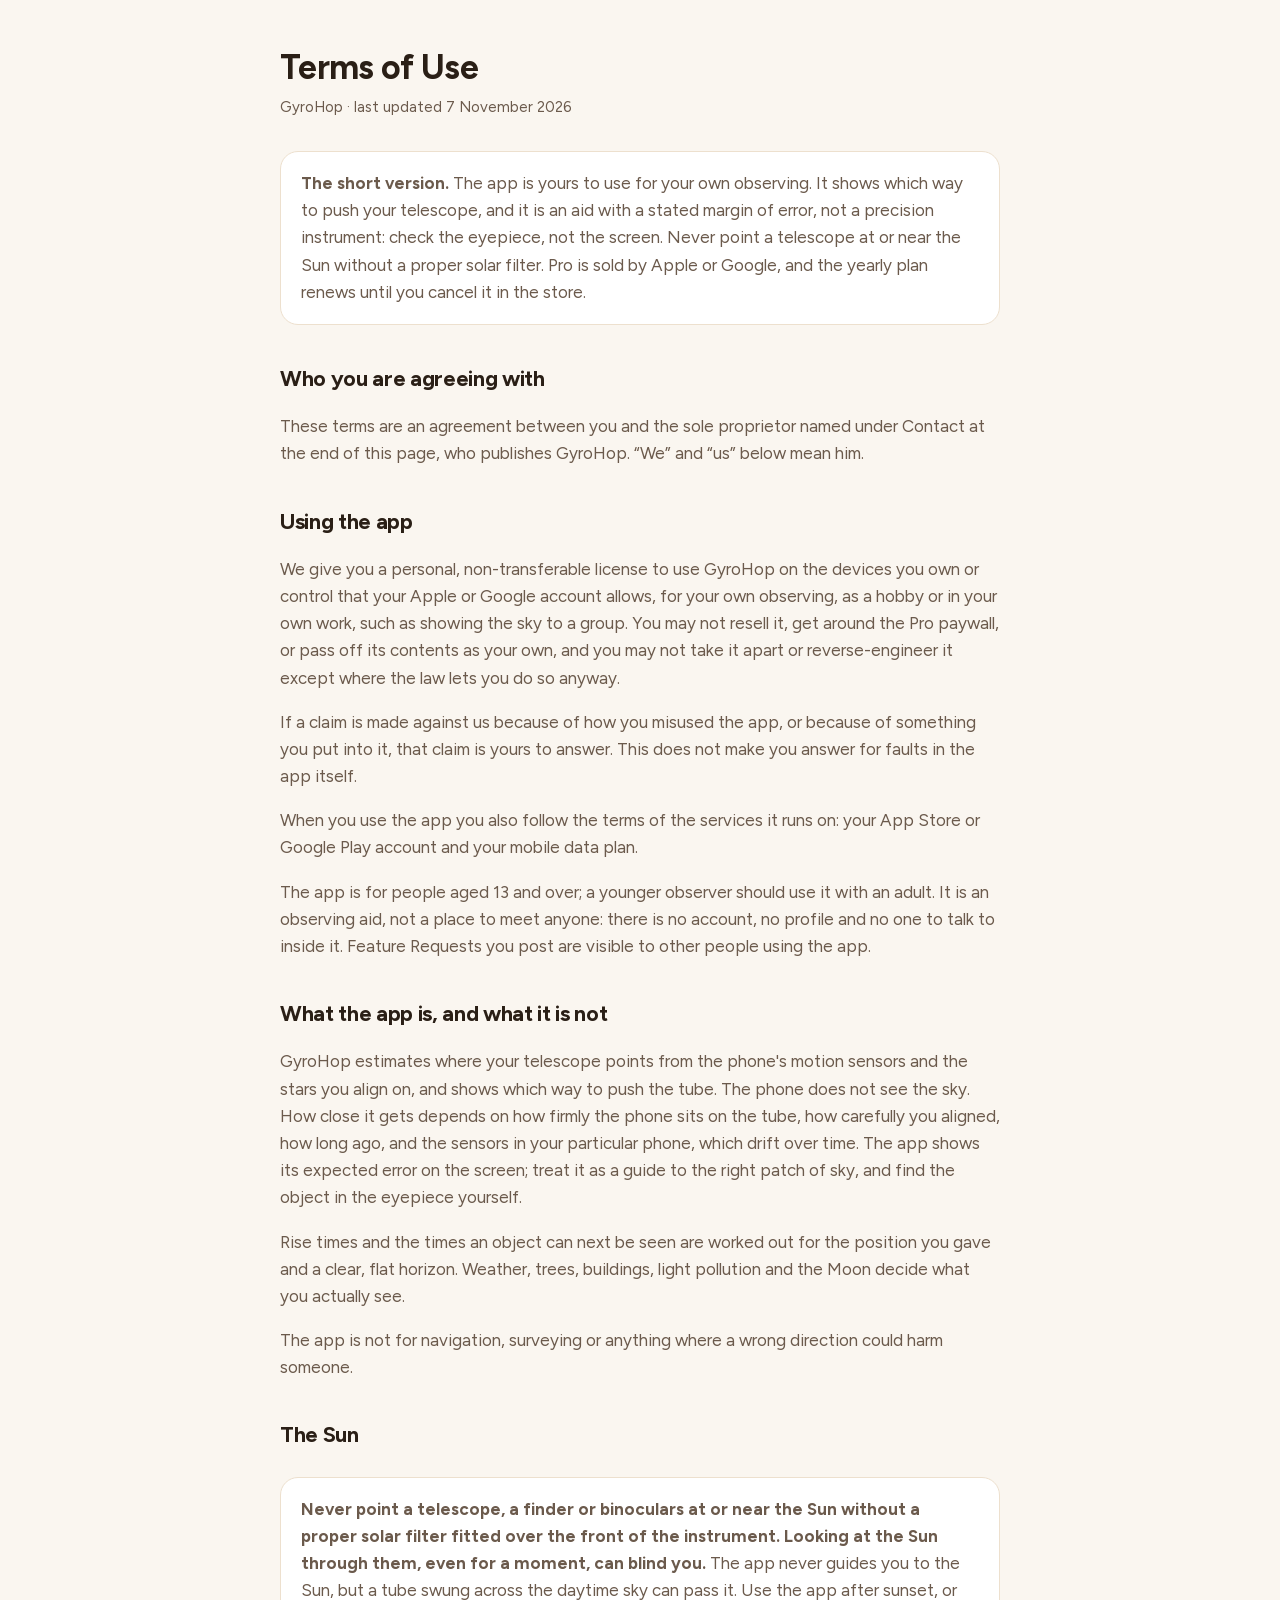
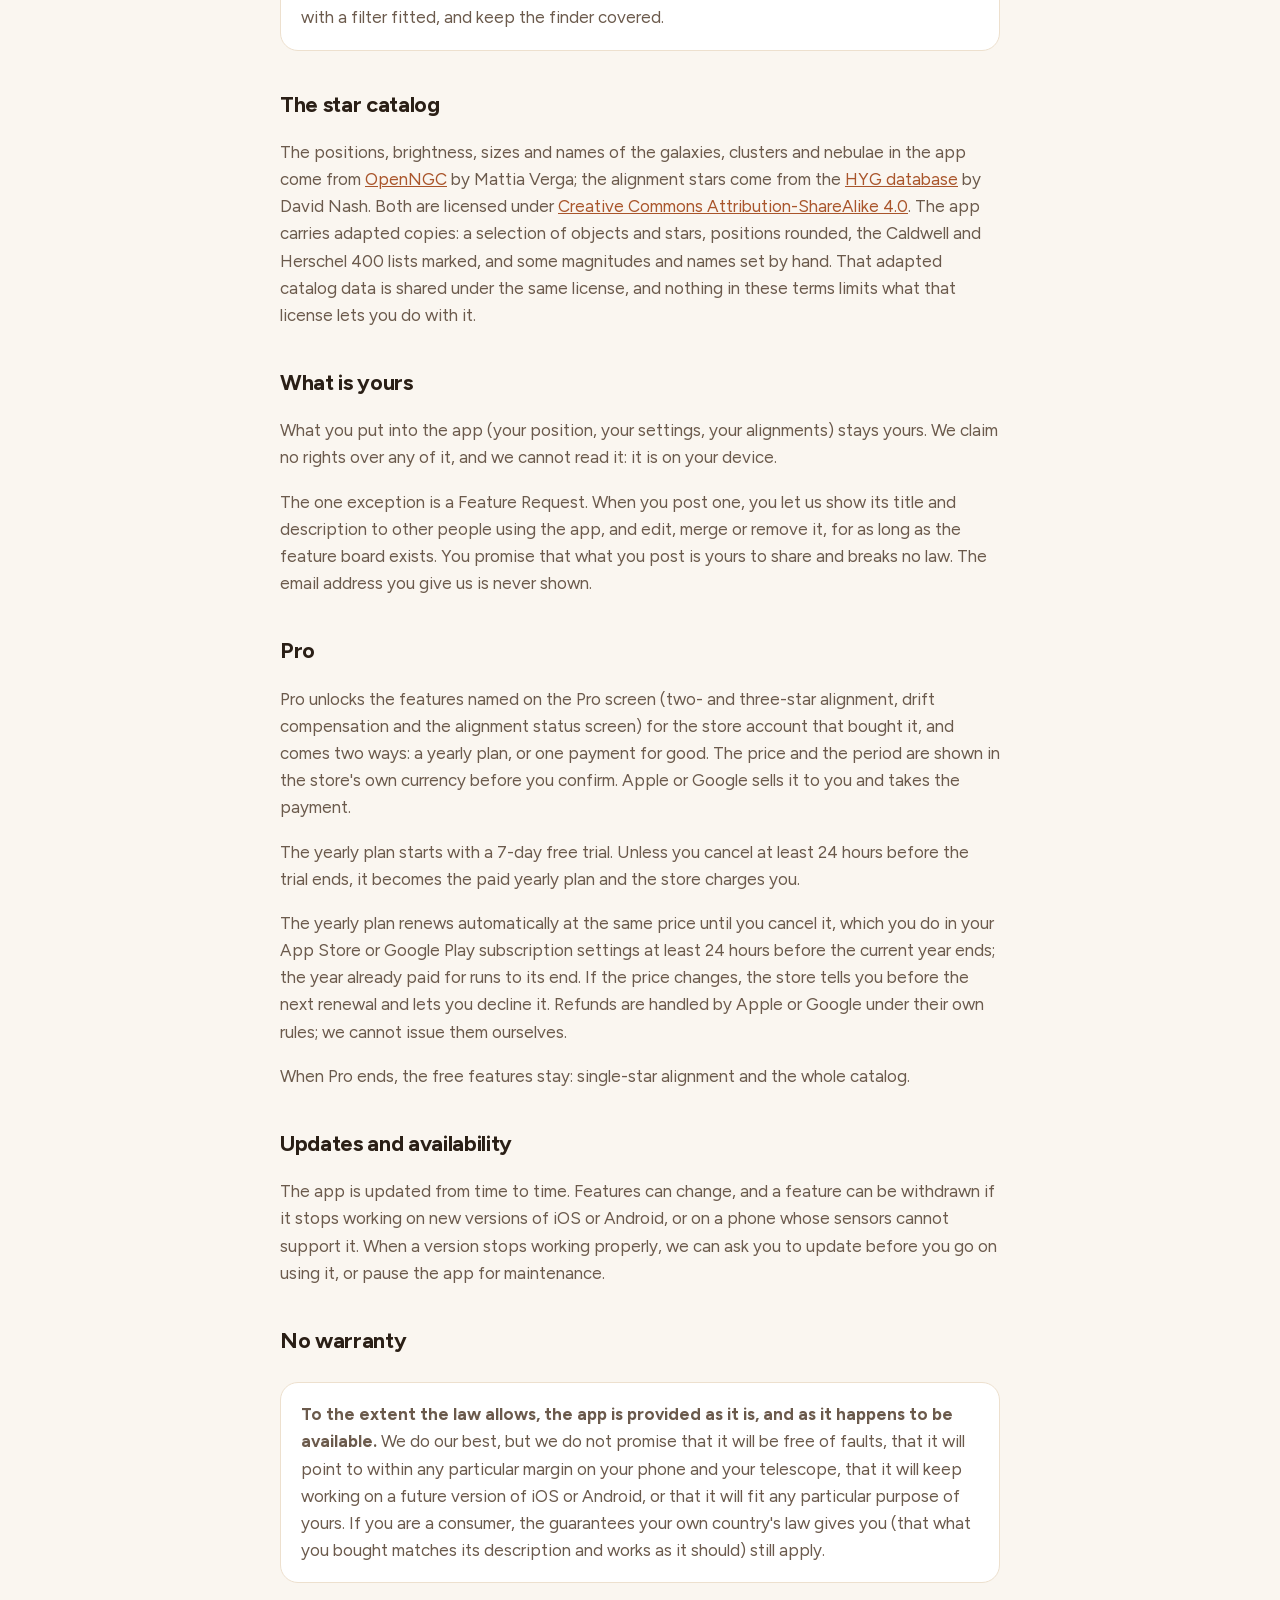
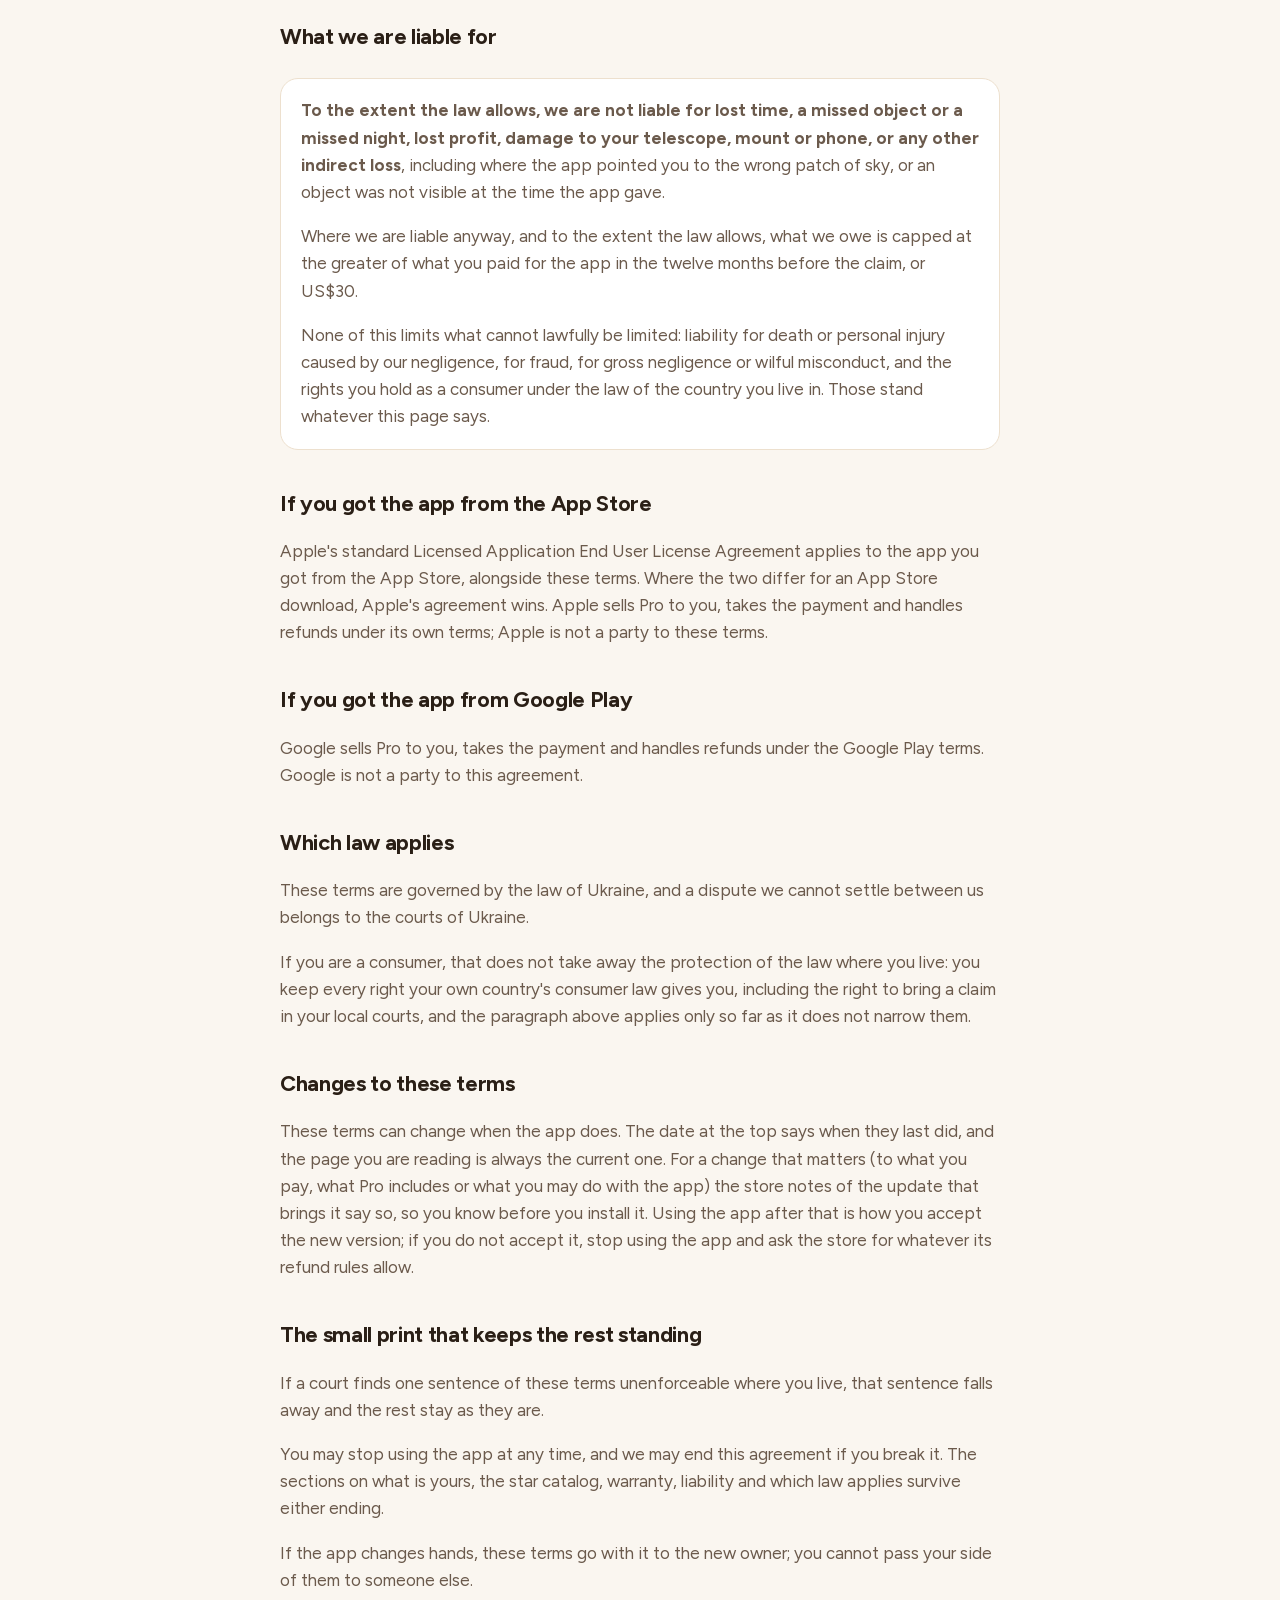
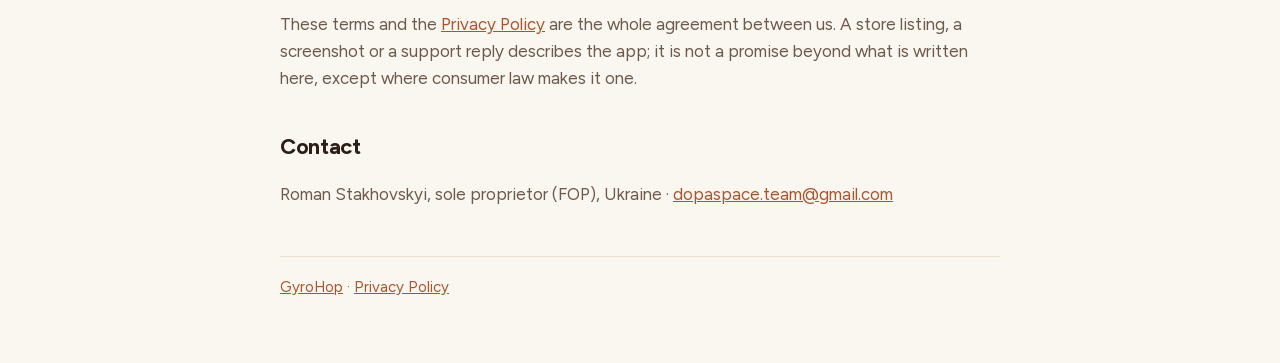
<file: gyro-hop/terms.html>
<!DOCTYPE html>
<html lang="en">
<head>
<meta charset="utf-8">
<meta name="viewport" content="width=device-width, initial-scale=1">
<title>Terms of Use · GyroHop</title>
<link rel="stylesheet" href="../style.css">
</head>
<body>
<main>
<header>
  <h1>Terms of Use</h1>
  <p class="updated">GyroHop · last updated 7 November 2026</p>
</header>

<div class="card">
  <p><strong>The short version.</strong> The app is yours to use for your own observing. It
  shows which way to push your telescope, and it is an aid with a stated margin of error, not a
  precision instrument: check the eyepiece, not the screen. Never point a telescope at or near the
  Sun without a proper solar filter. Pro is sold by Apple or Google, and the yearly plan renews
  until you cancel it in the store.</p>
</div>

<h2>Who you are agreeing with</h2>
<p>These terms are an agreement between you and the sole proprietor named under Contact at the
end of this page, who publishes GyroHop. “We” and “us” below mean him.</p>

<h2>Using the app</h2>
<p>We give you a personal, non-transferable license to use GyroHop on the devices you own or
control that your Apple or Google account allows, for your own observing, as a hobby or in your
own work, such as showing the sky to a group. You may not resell it, get around the Pro paywall,
or pass off its contents as your own, and you may not take it apart or reverse-engineer it except
where the law lets you do so anyway.</p>
<p>If a claim is made against us because of how you misused the app, or because of something you
put into it, that claim is yours to answer. This does not make you answer for faults in the app
itself.</p>
<p>When you use the app you also follow the terms of the services it runs on: your App Store or
Google Play account and your mobile data plan.</p>
<p>The app is for people aged 13 and over; a younger observer should use it with an adult. It is
an observing aid, not a place to meet anyone: there is no account, no profile and no one to talk
to inside it. Feature Requests you post are visible to other people using the app.</p>

<h2>What the app is, and what it is not</h2>
<p>GyroHop estimates where your telescope points from the phone's motion sensors and the stars
you align on, and shows which way to push the tube. The phone does not see the sky. How close it
gets depends on how firmly the phone sits on the tube, how carefully you aligned, how long ago,
and the sensors in your particular phone, which drift over time. The app shows its expected error
on the screen; treat it as a guide to the right patch of sky, and find the object in the
eyepiece yourself.</p>
<p>Rise times and the times an object can next be seen are worked out for the position you gave
and a clear, flat horizon. Weather, trees, buildings, light pollution and the Moon decide what you
actually see.</p>
<p>The app is not for navigation, surveying or anything where a wrong direction could harm
someone.</p>

<h2>The Sun</h2>
<div class="card">
  <p><strong>Never point a telescope, a finder or binoculars at or near the Sun without a proper
  solar filter fitted over the front of the instrument. Looking at the Sun through them, even for
  a moment, can blind you.</strong> The app never guides you to the Sun, but a tube swung across
  the daytime sky can pass it. Use the app after sunset, or with a filter fitted, and keep the
  finder covered.</p>
</div>

<h2>The star catalog</h2>
<p>The positions, brightness, sizes and names of the galaxies, clusters and nebulae in the app
come from <a href="https://github.com/mattiaverga/OpenNGC">OpenNGC</a> by Mattia Verga; the
alignment stars come from the <a href="https://www.astronexus.com/projects/hyg">HYG database</a>
by David Nash. Both are licensed under
<a href="https://creativecommons.org/licenses/by-sa/4.0/">Creative Commons Attribution-ShareAlike
4.0</a>. The app carries adapted copies: a selection of objects and stars, positions rounded, the
Caldwell and Herschel 400 lists marked, and some magnitudes and names set by hand. That adapted
catalog data is shared under the same license, and nothing in these terms limits what that
license lets you do with it.</p>

<h2>What is yours</h2>
<p>What you put into the app (your position, your settings, your alignments) stays yours. We
claim no rights over any of it, and we cannot read it: it is on your device.</p>
<p>The one exception is a Feature Request. When you post one, you let us show its title and
description to other people using the app, and edit, merge or remove it, for as long as the
feature board exists. You promise that what you post is yours to share and breaks no law. The
email address you give us is never shown.</p>

<h2>Pro</h2>
<p>Pro unlocks the features named on the Pro screen (two- and three-star alignment, drift
compensation and the alignment status screen) for the store account that bought it, and comes
two ways: a yearly plan, or one payment for good. The price and the period are shown in the
store's own currency before you confirm. Apple or Google sells it to you and takes the
payment.</p>
<p>The yearly plan starts with a 7-day free trial. Unless you cancel at least 24 hours before the
trial ends, it becomes the paid yearly plan and the store charges you.</p>
<p>The yearly plan renews automatically at the same price until you cancel it, which you do in
your App Store or Google Play subscription settings at least 24 hours before the current year
ends; the year already paid for runs to its end. If the price changes, the store tells you before
the next renewal and lets you decline it. Refunds are handled by Apple or Google under their own
rules; we cannot issue them ourselves.</p>
<p>When Pro ends, the free features stay: single-star alignment and the whole catalog.</p>

<h2>Updates and availability</h2>
<p>The app is updated from time to time. Features can change, and a feature can be withdrawn if
it stops working on new versions of iOS or Android, or on a phone whose sensors cannot support
it. When a version stops working properly, we can ask you to update before you go on using it,
or pause the app for maintenance.</p>

<h2>No warranty</h2>
<div class="card">
  <p><strong>To the extent the law allows, the app is provided as it is, and as it happens to be
  available.</strong> We do our best, but we do not promise that it will be free of faults, that
  it will point to within any particular margin on your phone and your telescope, that it will
  keep working on a future version of iOS or Android, or that it will fit any particular purpose
  of yours. If you are a consumer, the guarantees your own country's law gives you (that what you
  bought matches its description and works as it should) still apply.</p>
</div>

<h2>What we are liable for</h2>
<div class="card">
  <p><strong>To the extent the law allows, we are not liable for lost time, a missed object or a
  missed night, lost profit, damage to your telescope, mount or phone, or any other indirect
  loss</strong>, including where the app pointed you to the wrong patch of sky, or an object was
  not visible at the time the app gave.</p>
  <p>Where we are liable anyway, and to the extent the law allows, what we owe is capped at the
  greater of what you paid for the app in the twelve months before the claim, or US$30.</p>
  <p>None of this limits what cannot lawfully be limited: liability for death or personal injury
  caused by our negligence, for fraud, for gross negligence or wilful misconduct, and the rights
  you hold as a consumer under the law of the country you live in. Those stand whatever this page
  says.</p>
</div>

<h2>If you got the app from the App Store</h2>
<p>Apple's standard Licensed Application End User License Agreement applies to the app you got
from the App Store, alongside these terms. Where the two differ for an App Store download,
Apple's agreement wins. Apple sells Pro to you, takes the payment and handles refunds under its
own terms; Apple is not a party to these terms.</p>

<h2>If you got the app from Google Play</h2>
<p>Google sells Pro to you, takes the payment and handles refunds under the Google Play terms.
Google is not a party to this agreement.</p>

<h2>Which law applies</h2>
<p>These terms are governed by the law of Ukraine, and a dispute we cannot settle between us
belongs to the courts of Ukraine.</p>
<p>If you are a consumer, that does not take away the protection of the law where you live: you
keep every right your own country's consumer law gives you, including the right to bring a claim
in your local courts, and the paragraph above applies only so far as it does not narrow
them.</p>

<h2>Changes to these terms</h2>
<p>These terms can change when the app does. The date at the top says when they last did, and the
page you are reading is always the current one. For a change that matters (to what you pay, what
Pro includes or what you may do with the app) the store notes of the update that brings it say
so, so you know before you install it. Using the app after that is how you accept the new
version; if you do not accept it, stop using the app and ask the store for whatever its refund
rules allow.</p>

<h2>The small print that keeps the rest standing</h2>
<p>If a court finds one sentence of these terms unenforceable where you live, that sentence falls
away and the rest stay as they are.</p>
<p>You may stop using the app at any time, and we may end this agreement if you break it. The
sections on what is yours, the star catalog, warranty, liability and which law applies survive
either ending.</p>
<p>If the app changes hands, these terms go with it to the new owner; you cannot pass your side
of them to someone else.</p>
<p>These terms and the <a href="privacy.html">Privacy Policy</a> are the whole agreement between
us. A store listing, a screenshot or a support reply describes the app; it is not a promise beyond
what is written here, except where consumer law makes it one.</p>

<h2>Contact</h2>
<p>Roman Stakhovskyi, sole proprietor (FOP), Ukraine ·
<a href="mailto:dopaspace.team@gmail.com">dopaspace.team@gmail.com</a></p>

<footer>
  <a href="../index.html">GyroHop</a> ·
  <a href="privacy.html">Privacy Policy</a>
</footer>
</main>
</body>
</html>
</file>
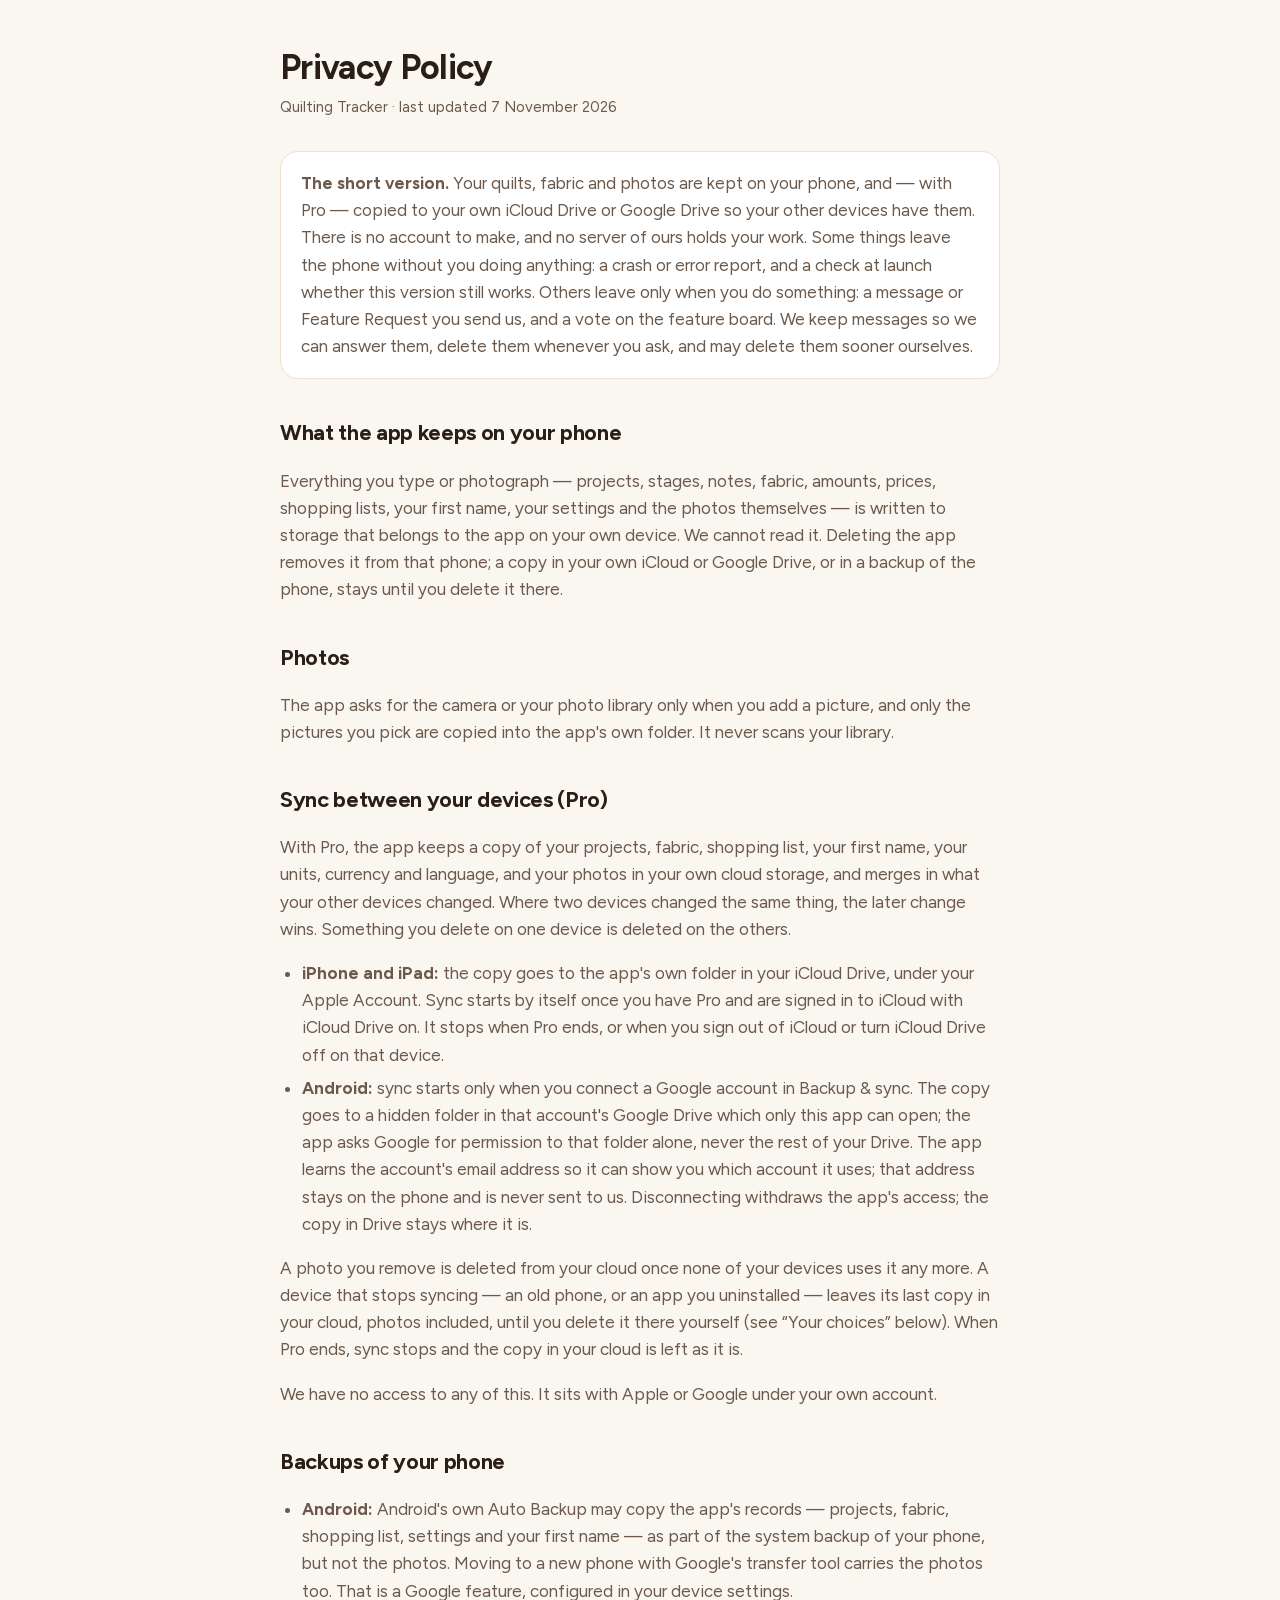
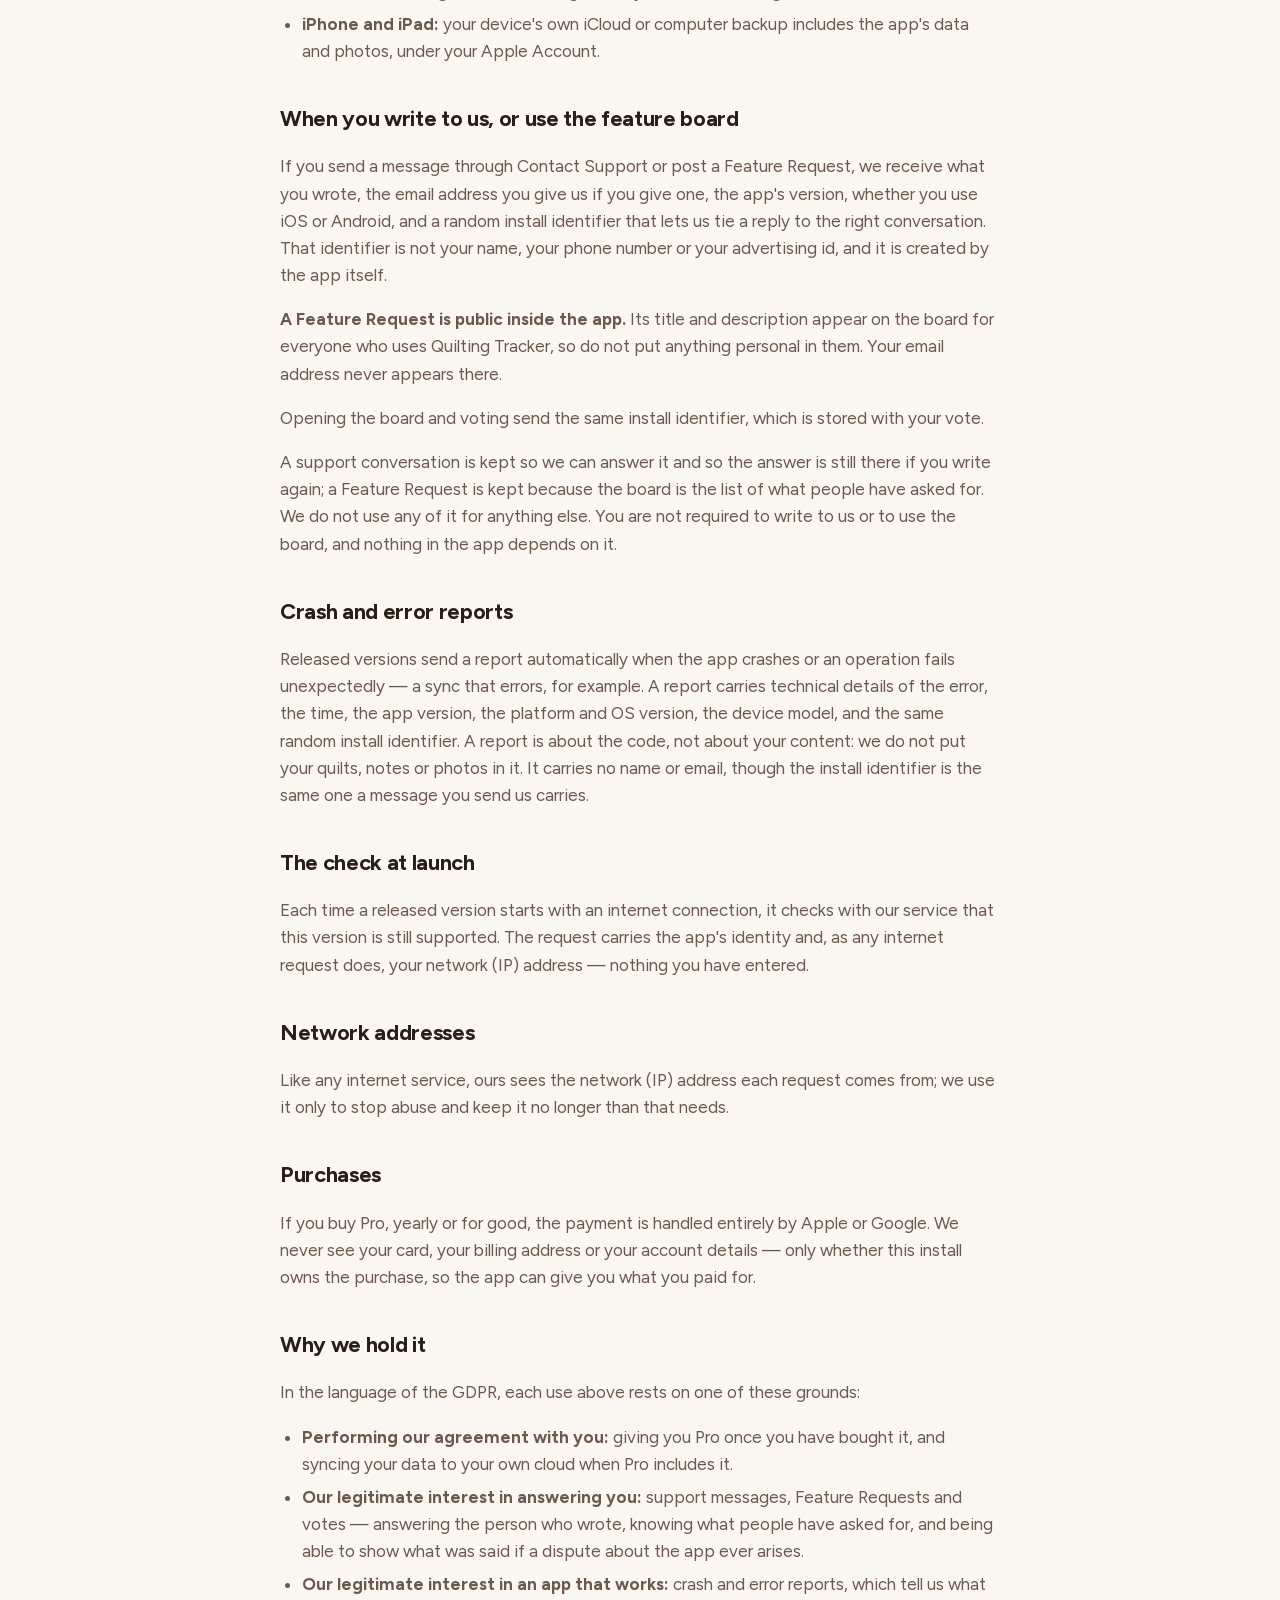
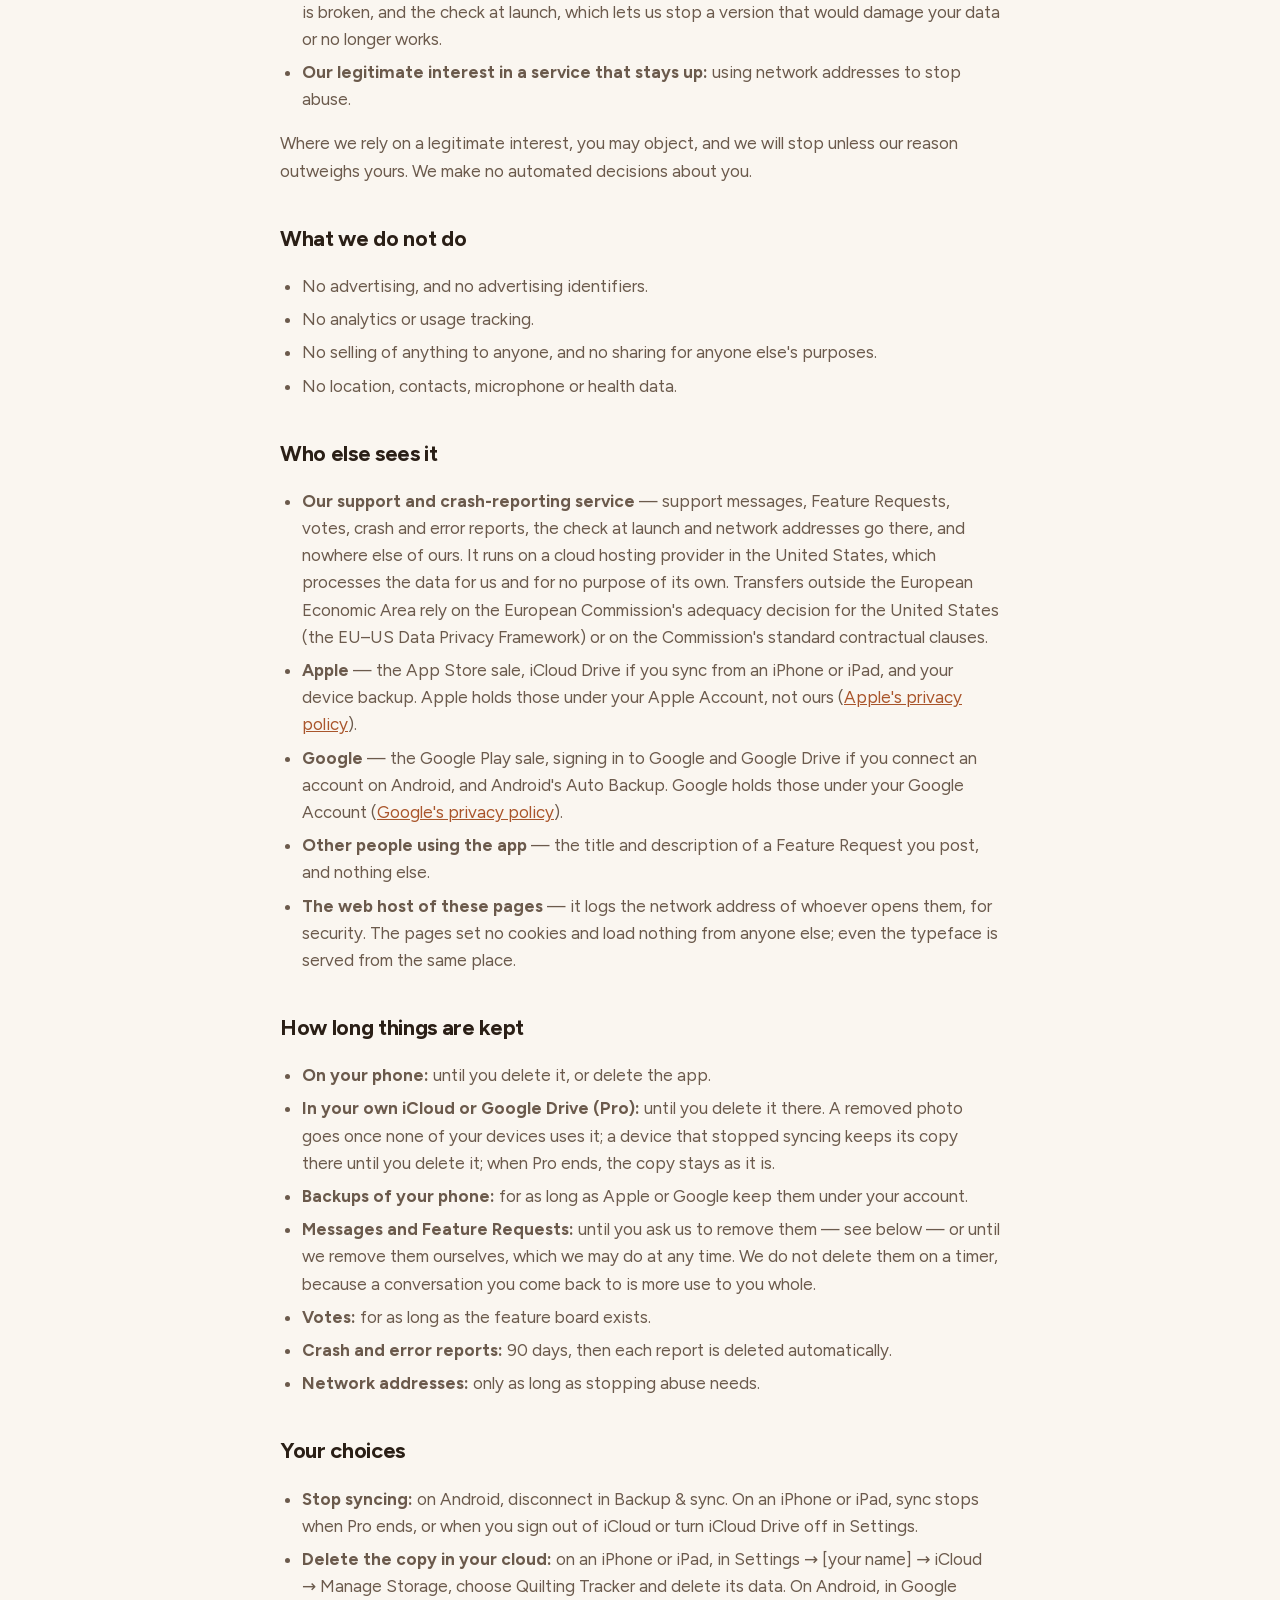
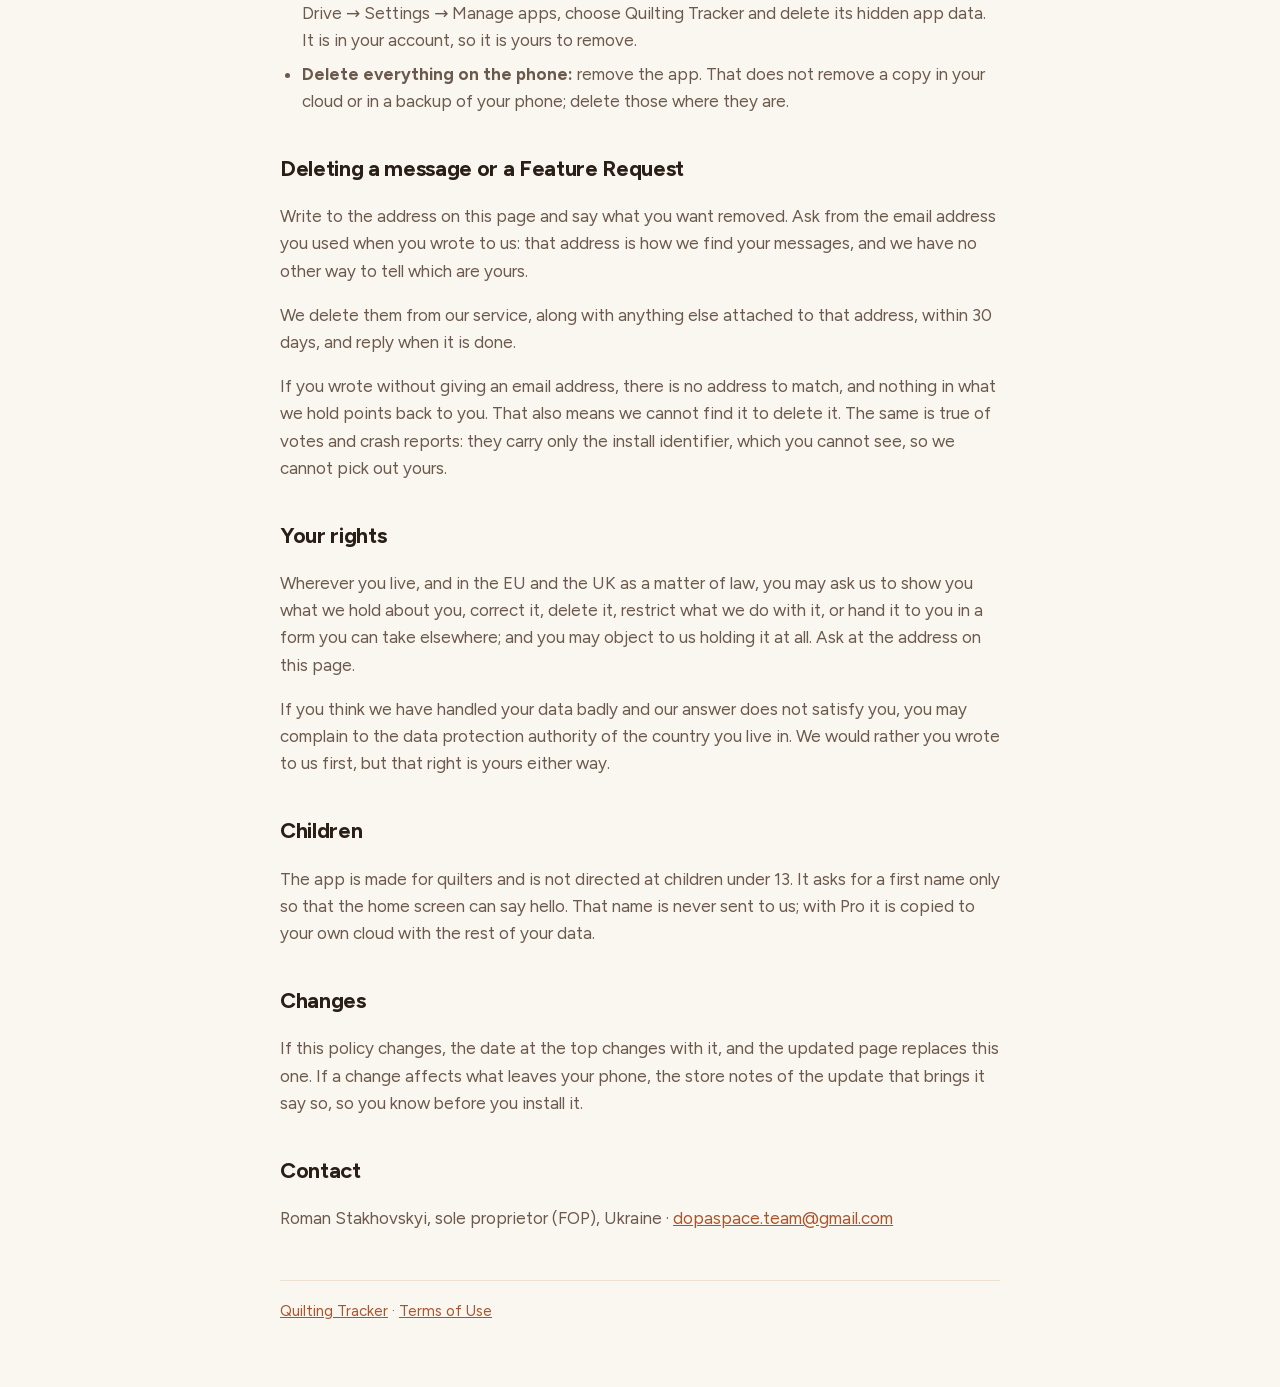
<file: quilting-tracker/privacy.html>
<!DOCTYPE html>
<html lang="en">
<head>
<meta charset="utf-8">
<meta name="viewport" content="width=device-width, initial-scale=1">
<title>Privacy Policy · Quilting Tracker</title>
<link rel="stylesheet" href="../style.css">
</head>
<body>
<main>
<header>
  <h1>Privacy Policy</h1>
  <p class="updated">Quilting Tracker · last updated 7 November 2026</p>
</header>

<div class="card">
  <p><strong>The short version.</strong> Your quilts, fabric and photos are kept on your phone,
  and — with Pro — copied to your own iCloud Drive or Google Drive so your other devices have
  them. There is no account to make, and no server of ours holds your work. Some things leave
  the phone without you doing anything: a crash or error report, and a check at launch whether
  this version still works. Others leave only when you do something: a message or Feature
  Request you send us, and a vote on the feature board. We keep messages so we can answer them,
  delete them whenever you ask, and may delete them sooner ourselves.</p>
</div>

<h2>What the app keeps on your phone</h2>
<p>Everything you type or photograph — projects, stages, notes, fabric, amounts, prices,
shopping lists, your first name, your settings and the photos themselves — is written to
storage that belongs to the app on your own device. We cannot read it. Deleting the app removes
it from that phone; a copy in your own iCloud or Google Drive, or in a backup of the phone,
stays until you delete it there.</p>

<h2>Photos</h2>
<p>The app asks for the camera or your photo library only when you add a picture, and only the
pictures you pick are copied into the app's own folder. It never scans your library.</p>

<h2>Sync between your devices (Pro)</h2>
<p>With Pro, the app keeps a copy of your projects, fabric, shopping list, your first name, your
units, currency and language, and your photos in your own cloud storage, and merges in what your
other devices changed.  Where two devices changed the same
thing, the later change wins. Something you delete on one device is deleted on the others.</p>
<ul>
  <li><strong>iPhone and iPad:</strong> the copy goes to the app's own folder in your iCloud
  Drive, under your Apple Account. Sync starts by itself once you have Pro and are signed in to
  iCloud with iCloud Drive on. It stops when Pro ends, or when you sign out of iCloud or turn
  iCloud Drive off on that device.</li>
  <li><strong>Android:</strong> sync starts only when you connect a Google account in Backup
  &amp; sync. The copy goes to a hidden folder in that account's Google Drive which only this
  app can open; the app asks Google for permission to that folder alone, never the rest of your
  Drive. The app learns the account's email address so it can show you which account it uses;
  that address stays on the phone and is never sent to us. Disconnecting withdraws the app's
  access; the copy in Drive stays where it is.</li>
</ul>
<p>A photo you remove is deleted from your cloud once none of your devices uses it any more. A device that stops syncing — an old phone, or an app you
uninstalled — leaves its last copy in your cloud, photos included, until you delete it there
yourself (see “Your choices” below). When Pro ends, sync stops and the copy in your cloud is left
as it is.</p>
<p>We have no access to any of this. It sits with Apple or Google under your own account.</p>

<h2>Backups of your phone</h2>
<ul>
  <li><strong>Android:</strong> Android's own Auto Backup may copy the app's records — projects,
  fabric, shopping list, settings and your first name — as part of the system backup of your
  phone, but not the photos. Moving to a new phone with Google's transfer tool carries the
  photos too. That is a Google feature, configured in your device settings.</li>
  <li><strong>iPhone and iPad:</strong> your device's own iCloud or computer backup includes the
  app's data and photos, under your Apple Account.</li>
</ul>

<h2>When you write to us, or use the feature board</h2>
<p>If you send a message through Contact Support or post a Feature Request, we receive what you
wrote, the email address you give us if you give one, the app's version, whether you use iOS or
Android, and a random install identifier that lets us tie a reply to the right conversation.
That identifier is not your name, your phone number or your advertising id, and it is created by
the app itself.</p>
<p><strong>A Feature Request is public inside the app.</strong> Its title and description appear
on the board for everyone who uses Quilting Tracker, so do not put anything personal in them.
Your email address never appears there.</p>
<p>Opening the board and voting send the same install identifier, which is stored with your vote.</p>
<p>A support conversation is kept so we can answer it and so the answer is still there if you
write again; a Feature Request is kept because the board is the list of what people have asked
for. We do not use any of it for anything else. You are not required to write to us or to use
the board, and nothing in the app depends on it.</p>

<h2>Crash and error reports</h2>
<p>Released versions send a report automatically when the app crashes or an operation fails
unexpectedly — a sync that errors, for example. A report carries technical details of the error, the time, the app version, the platform and OS version, the device model, and the same random install identifier. A report is about the
code, not about your content: we do not put your quilts, notes or photos in it. It carries no
name or email, though the install identifier is the same one a message you send us carries.</p>

<h2>The check at launch</h2>
<p>Each time a released version starts with an internet connection, it checks with our service that this version is still supported. The request carries the app's identity and, as any internet request does, your network (IP) address — nothing you have entered.</p>

<h2>Network addresses</h2>
<p>Like any internet service, ours sees the network (IP) address each request comes from; we use
it only to stop abuse and keep it no longer than that needs.</p>

<h2>Purchases</h2>
<p>If you buy Pro, yearly or for good, the payment is handled entirely by Apple or Google. We
never see your card, your billing address or your account details — only whether this install owns the purchase, so the app can give you what you paid for.</p>

<h2>Why we hold it</h2>
<p>In the language of the GDPR, each use above rests on one of these grounds:</p>
<ul>
  <li><strong>Performing our agreement with you:</strong> giving you Pro once you have bought it,
  and syncing your data to your own cloud when Pro includes it.</li>
  <li><strong>Our legitimate interest in answering you:</strong> support messages, Feature
  Requests and votes — answering the person who wrote, knowing what people have asked for, and
  being able to show what was said if a dispute about the app ever arises.</li>
  <li><strong>Our legitimate interest in an app that works:</strong> crash and error reports,
  which tell us what is broken, and the check at launch, which lets us stop a version that would
  damage your data or no longer works.</li>
  <li><strong>Our legitimate interest in a service that stays up:</strong> using network addresses to stop abuse.</li>
</ul>
<p>Where we rely on a legitimate interest, you may object, and we will stop unless our reason
outweighs yours. We make no automated decisions about you.</p>

<h2>What we do not do</h2>
<ul>
  <li>No advertising, and no advertising identifiers.</li>
  <li>No analytics or usage tracking.</li>
  <li>No selling of anything to anyone, and no sharing for anyone else's purposes.</li>
  <li>No location, contacts, microphone or health data.</li>
</ul>

<h2>Who else sees it</h2>
<ul>
  <li><strong>Our support and crash-reporting service</strong> — support messages, Feature
  Requests, votes, crash and error reports, the check at launch and network addresses go there,
  and nowhere else of ours. It runs on a cloud hosting provider in the United States, which
  processes the data for us and for no purpose of its own. Transfers outside the European
  Economic Area rely on the European Commission's adequacy decision for the United States (the
  EU–US Data Privacy Framework) or on the Commission's standard contractual clauses.</li>
  <li><strong>Apple</strong> — the App Store sale, iCloud Drive if you sync from an iPhone or
  iPad, and your device backup. Apple holds those under your Apple Account, not ours
  (<a href="https://www.apple.com/legal/privacy/">Apple's privacy policy</a>).</li>
  <li><strong>Google</strong> — the Google Play sale, signing in to Google and Google Drive if you
  connect an account on Android, and Android's Auto Backup. Google holds those under your Google
  Account (<a href="https://policies.google.com/privacy">Google's privacy policy</a>).</li>
  <li><strong>Other people using the app</strong> — the title and description of a Feature Request
  you post, and nothing else.</li>
  <li><strong>The web host of these pages</strong> — it logs the network address of whoever opens
  them, for security. The pages set no cookies and load nothing from anyone else; even the
  typeface is served from the same place.</li>
</ul>

<h2>How long things are kept</h2>
<ul>
  <li><strong>On your phone:</strong> until you delete it, or delete the app.</li>
  <li><strong>In your own iCloud or Google Drive (Pro):</strong> until you delete it there. A
  removed photo goes once none of your devices uses it; a device that
  stopped syncing keeps its copy there until you delete it; when Pro ends, the copy stays as it
  is.</li>
  <li><strong>Backups of your phone:</strong> for as long as Apple or Google keep them under your
  account.</li>
  <li><strong>Messages and Feature Requests:</strong> until you ask us to remove them — see
  below — or until we remove them ourselves, which we may do at any time. We do not delete them
  on a timer, because a conversation you come back to is more use to you whole.</li>
  <li><strong>Votes:</strong> for as long as the feature board exists.</li>
  <li><strong>Crash and error reports:</strong> 90 days, then each report is deleted
  automatically. </li>
  <li><strong>Network addresses:</strong> only as long as stopping abuse needs.</li>
</ul>

<h2>Your choices</h2>
<ul>
  <li><strong>Stop syncing:</strong> on Android, disconnect in Backup &amp; sync. On an iPhone or
  iPad, sync stops when Pro ends, or when you sign out of iCloud or turn iCloud Drive off in
  Settings.</li>
  <li><strong>Delete the copy in your cloud:</strong> on an iPhone or iPad, in Settings →
  [your name] → iCloud → Manage Storage, choose Quilting Tracker and delete its data. On
  Android, in Google Drive → Settings → Manage apps, choose Quilting Tracker and delete its
  hidden app data. It is in your account, so it is yours to remove.</li>
  <li><strong>Delete everything on the phone:</strong> remove the app. That does not remove a
  copy in your cloud or in a backup of your phone; delete those where they are.</li>
</ul>

<h2>Deleting a message or a Feature Request</h2>
<p>Write to the address on this page and say what you want removed. Ask from the email address
you used when you wrote to us: that address is how we find your messages, and we have no other
way to tell which are yours.</p>
<p>We delete them from our service, along with anything else attached to that address, within
30 days, and reply when it is done.</p>
<p>If you wrote without giving an email address, there is no address to match, and nothing in
what we hold points back to you. That also means we cannot find it to delete it. The same is
true of votes and crash reports: they carry only the install identifier, which you cannot see,
so we cannot pick out yours.</p>

<h2>Your rights</h2>
<p>Wherever you live, and in the EU and the UK as a matter of law, you may ask us to show you
what we hold about you, correct it, delete it, restrict what we do with it, or hand it to you in
a form you can take elsewhere; and you may object to us holding it at all. Ask at the address on
this page.</p>
<p>If you think we have handled your data badly and our answer does not satisfy you, you may
complain to the data protection authority of the country you live in. We would rather you wrote
to us first, but that right is yours either way.</p>

<h2>Children</h2>
<p>The app is made for quilters and is not directed at children under 13. It asks for a first
name only so that the home screen can say hello. That name is never sent to us; with Pro it is
copied to your own cloud with the rest of your data.</p>

<h2>Changes</h2>
<p>If this policy changes, the date at the top changes with it, and the updated page replaces
this one. If a change affects what leaves your phone, the store notes of the update that
brings it say so, so you know before you install it.</p>

<h2>Contact</h2>
<p>Roman Stakhovskyi, sole proprietor (FOP), Ukraine ·
<a href="mailto:dopaspace.team@gmail.com">dopaspace.team@gmail.com</a></p>

<footer>
  <a href="../index.html">Quilting Tracker</a> ·
  <a href="terms.html">Terms of Use</a>
</footer>
</main>
</body>
</html>
</file>
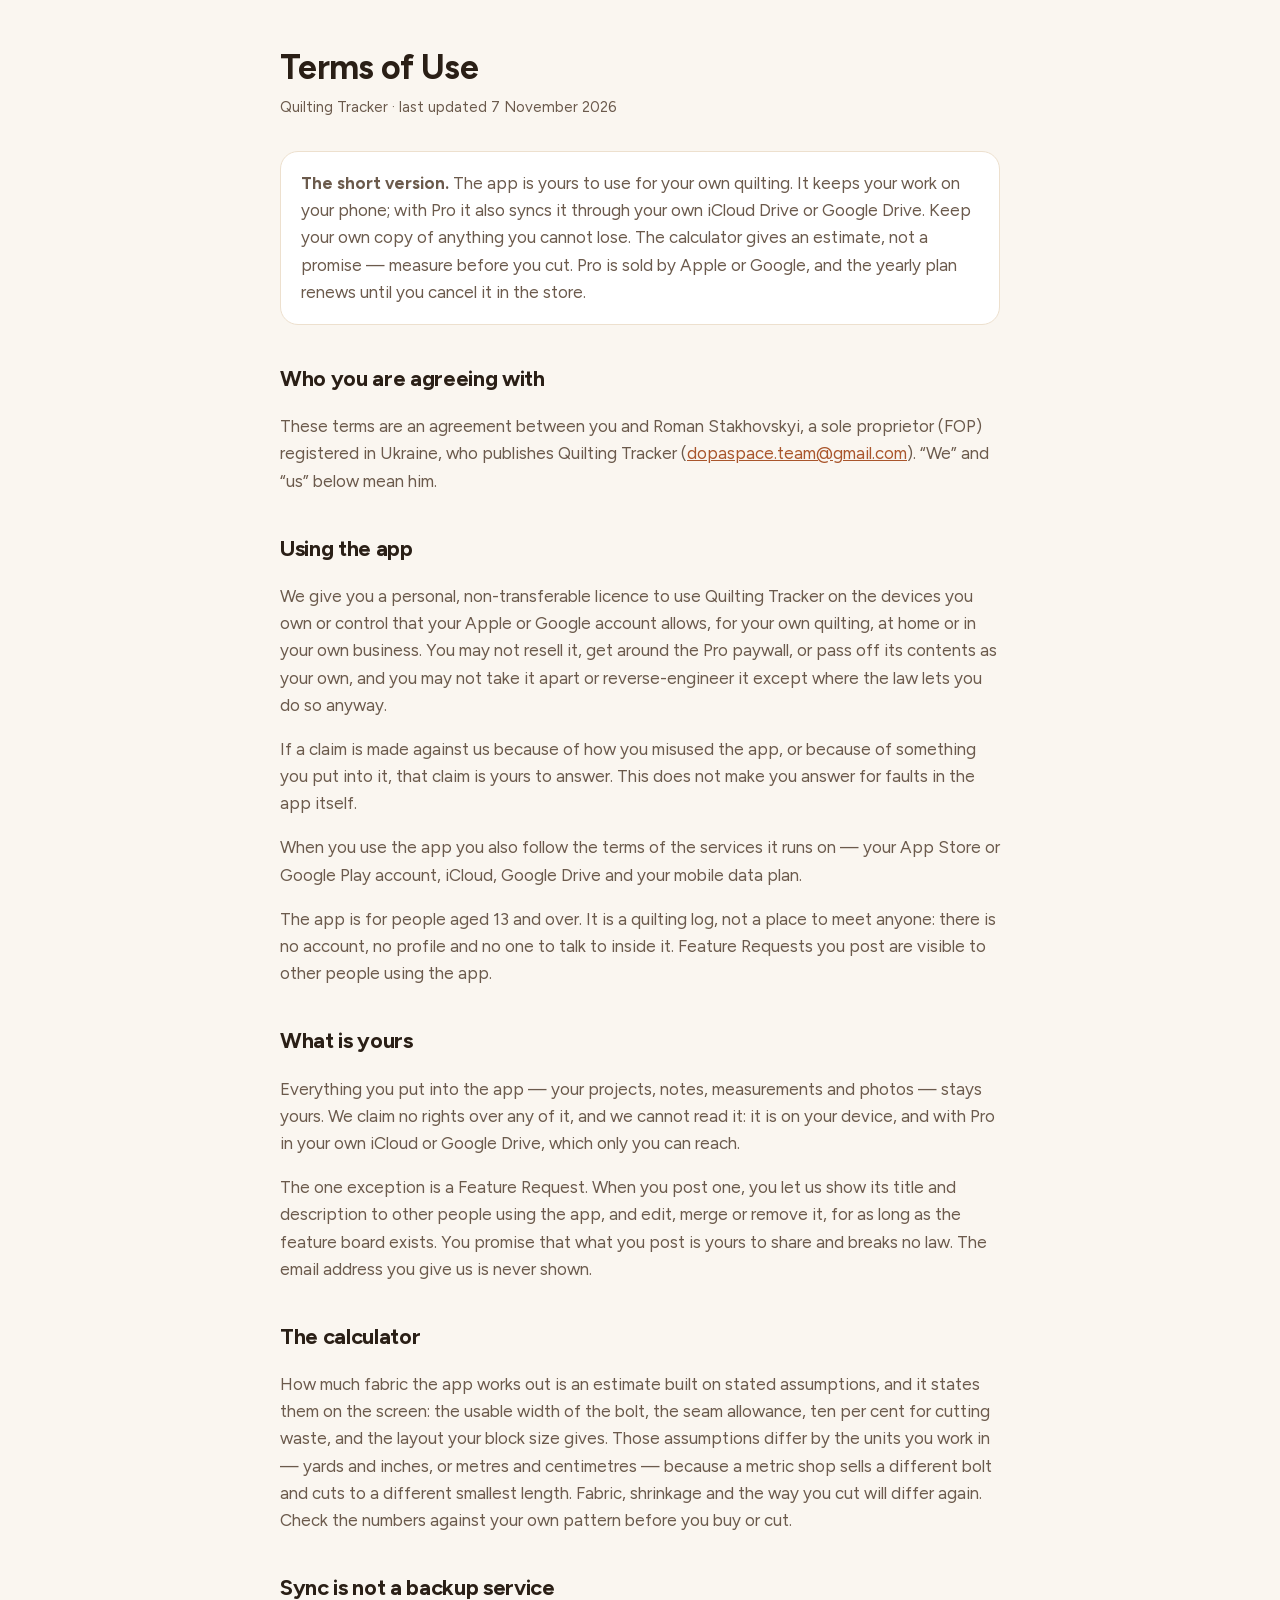
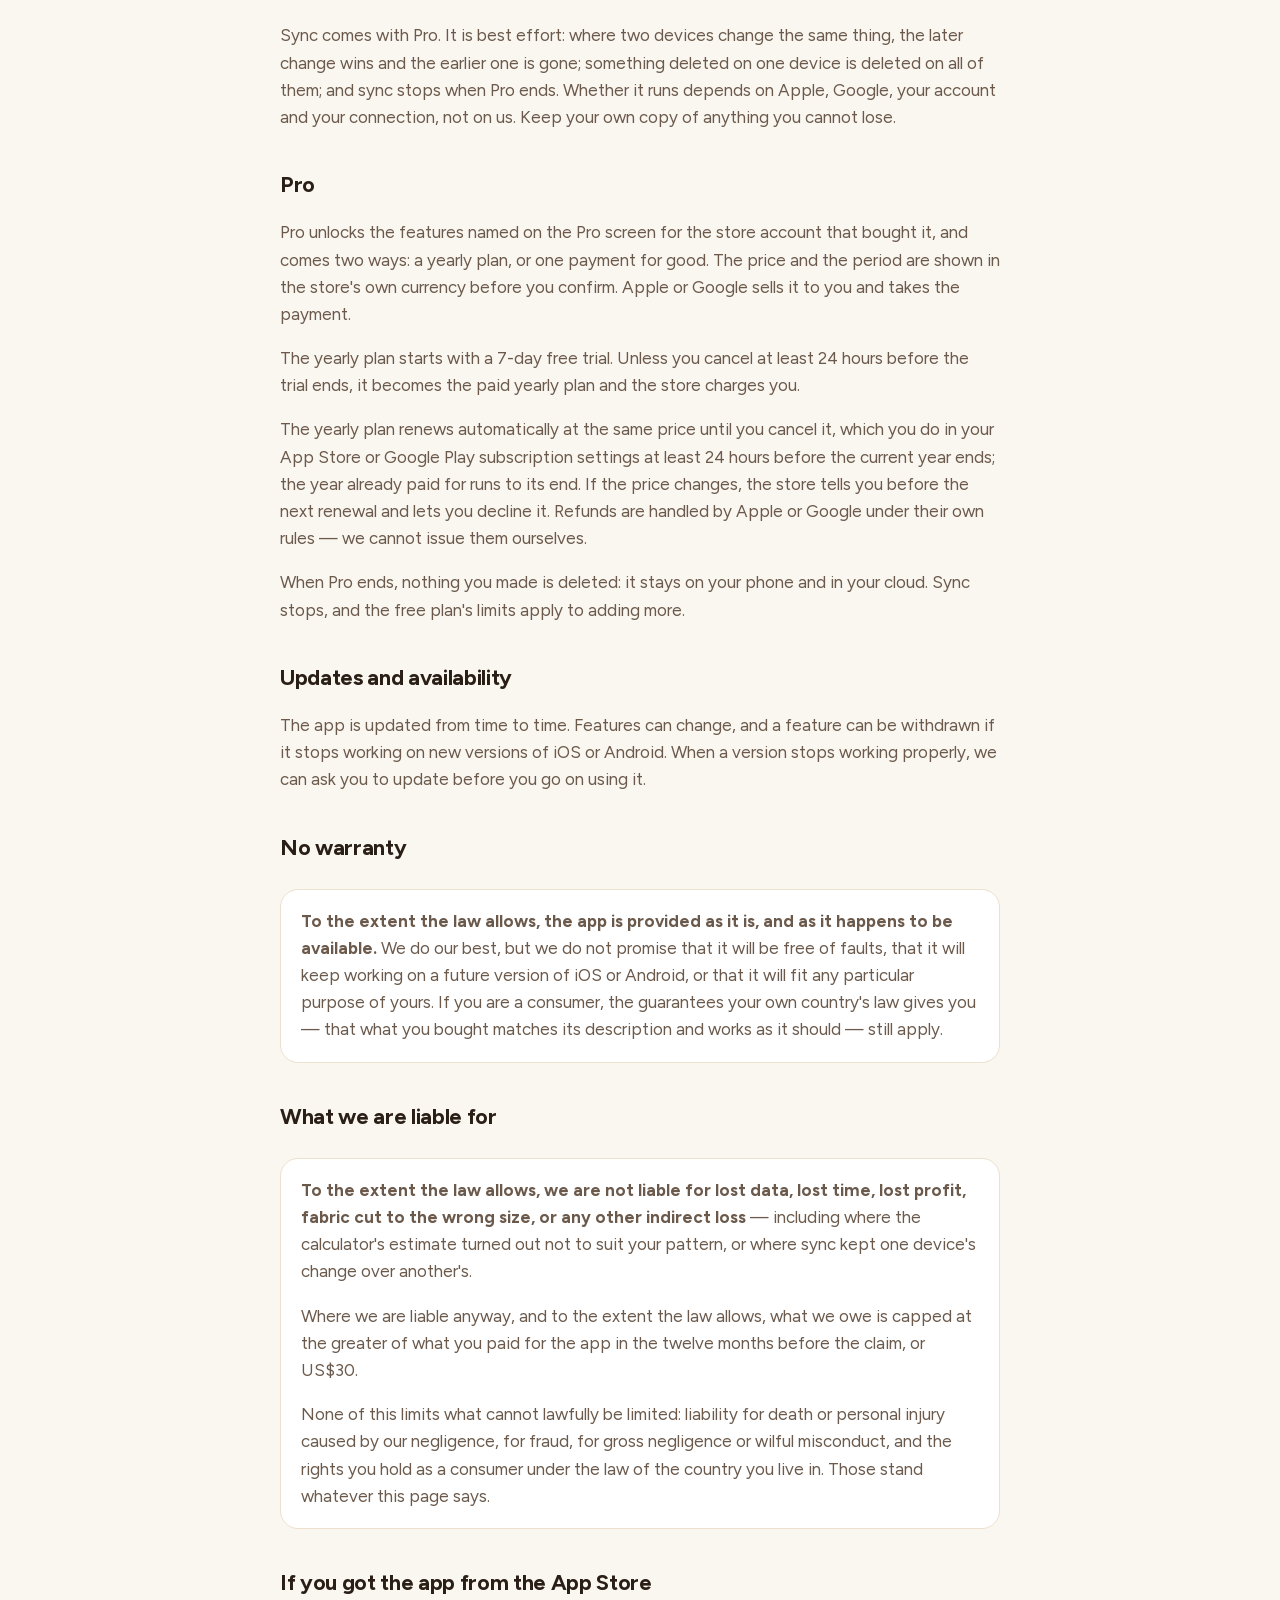
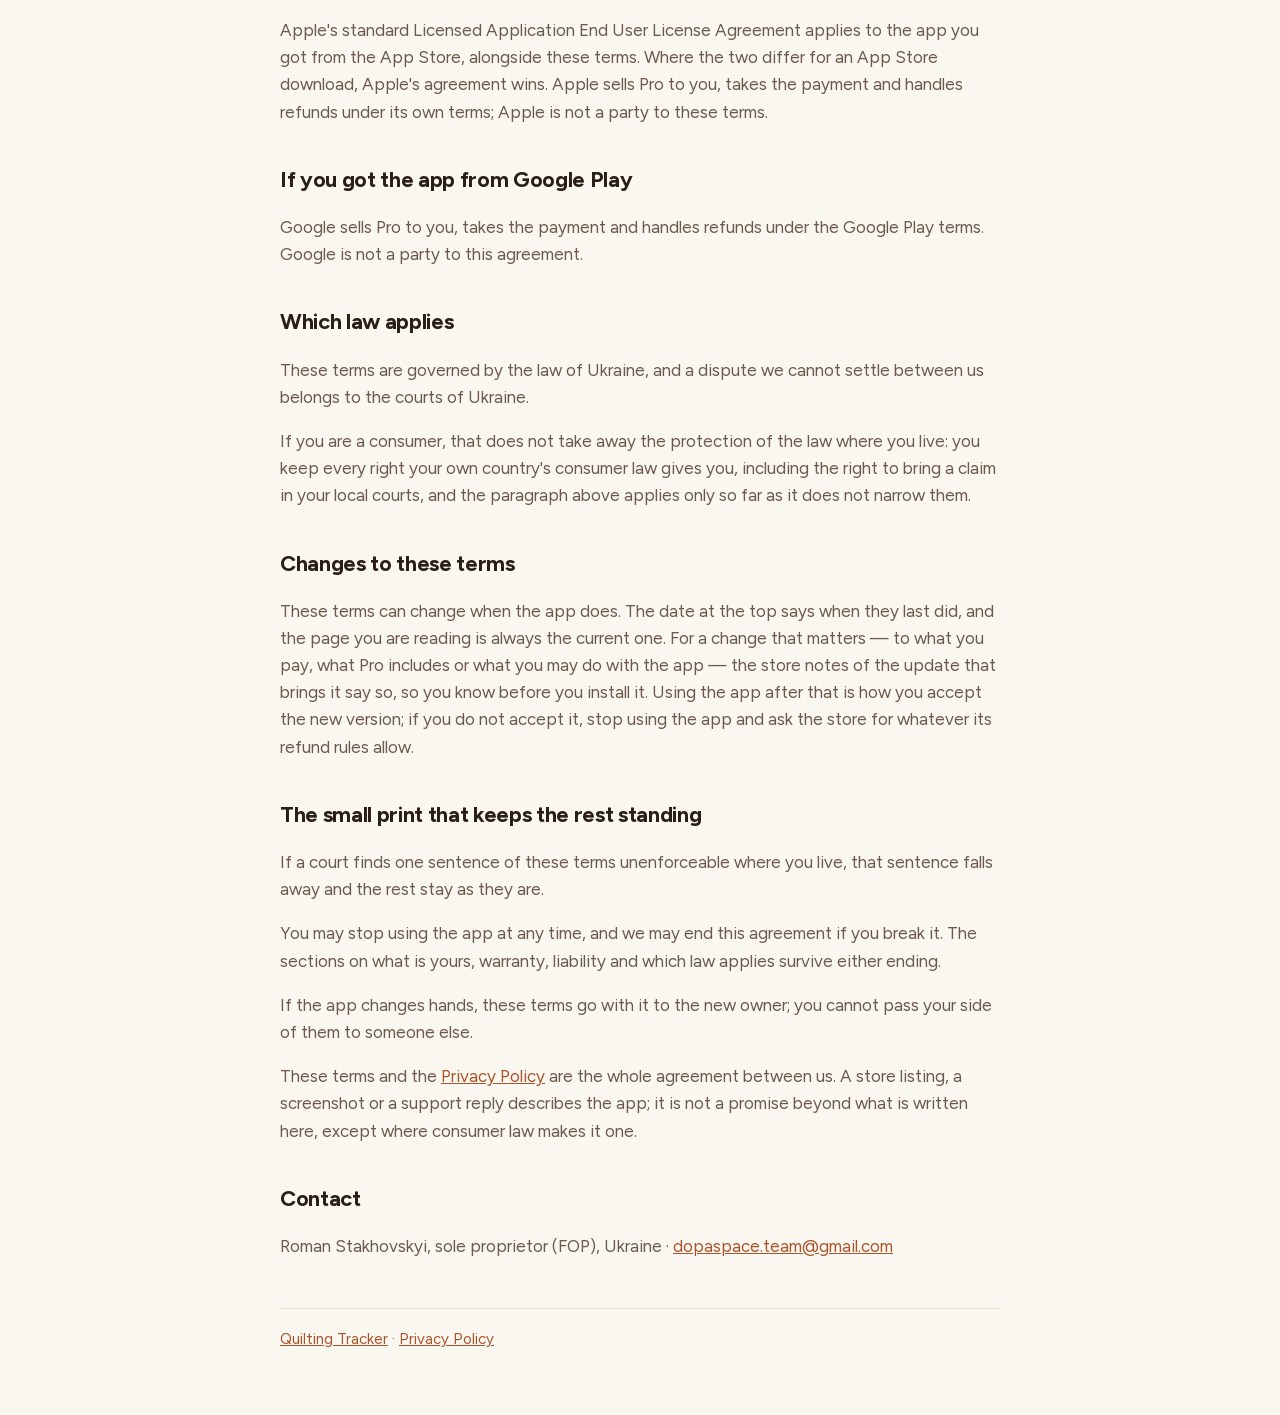
<file: quilting-tracker/terms.html>
<!DOCTYPE html>
<html lang="en">
<head>
<meta charset="utf-8">
<meta name="viewport" content="width=device-width, initial-scale=1">
<title>Terms of Use · Quilting Tracker</title>
<link rel="stylesheet" href="../style.css">
</head>
<body>
<main>
<header>
  <h1>Terms of Use</h1>
  <p class="updated">Quilting Tracker · last updated 7 November 2026</p>
</header>

<div class="card">
  <p><strong>The short version.</strong> The app is yours to use for your own quilting. It keeps
  your work on your phone; with Pro it also syncs it through your own iCloud Drive or Google
  Drive. Keep your own copy of anything you cannot lose. The calculator gives an estimate, not a
  promise — measure before you cut. Pro is sold by Apple or Google, and the yearly plan renews
  until you cancel it in the store.</p>
</div>

<h2>Who you are agreeing with</h2>
<p>These terms are an agreement between you and Roman Stakhovskyi, a sole proprietor (FOP)
registered in Ukraine, who publishes Quilting Tracker
(<a href="mailto:dopaspace.team@gmail.com">dopaspace.team@gmail.com</a>). “We” and “us” below
mean him.</p>

<h2>Using the app</h2>
<p>We give you a personal, non-transferable licence to use Quilting Tracker on the devices you
own or control that your Apple or Google account allows, for your own quilting, at home or in
your own business. You may not resell it, get around the Pro paywall, or pass off its contents
as your own, and you may not take it apart or reverse-engineer it except where the law lets you
do so anyway.</p>
<p>If a claim is made against us because of how you misused the app, or because of something you
put into it, that claim is yours to answer. This does not make you answer for faults in the app
itself.</p>
<p>When you use the app you also follow the terms of the services it runs on — your App Store or
Google Play account, iCloud, Google Drive and your mobile data plan.</p>
<p>The app is for people aged 13 and over. It is a quilting log, not a place to meet anyone:
there is no account, no profile and no one to talk to inside it. Feature Requests you post are
visible to other people using the app.</p>

<h2>What is yours</h2>
<p>Everything you put into the app — your projects, notes, measurements and photos — stays
yours. We claim no rights over any of it, and we cannot read it: it is on your device, and with
Pro in your own iCloud or Google Drive, which only you can reach.</p>
<p>The one exception is a Feature Request. When you post one, you let us show its title and
description to other people using the app, and edit, merge or remove it, for as long as the
feature board exists. You promise that what you post is yours to share and breaks no law. The
email address you give us is never shown.</p>

<h2>The calculator</h2>
<p>How much fabric the app works out is an estimate built on stated assumptions, and it states
them on the screen: the usable width of the bolt, the seam allowance, ten per cent for cutting
waste, and the layout your block size gives. Those assumptions differ by the units you work in
— yards and inches, or metres and centimetres — because a metric shop sells a different bolt
and cuts to a different smallest length. Fabric, shrinkage and the way you cut will differ
again. Check the numbers against your own pattern before you buy or cut.</p>

<h2>Sync is not a backup service</h2>
<p>Sync comes with Pro. It is best effort: where two devices change the same thing, the later
change wins and the earlier one is gone; something deleted on one device is deleted on all of
them; and sync stops when Pro ends. Whether it runs depends on Apple, Google, your account and
your connection, not on us. Keep your own copy of anything you cannot lose.</p>

<h2>Pro</h2>
<p>Pro unlocks the features named on the Pro screen for the store account that bought it, and
comes two ways: a yearly plan, or one payment for good. The price and the period are shown in
the store's own currency before you confirm. Apple or Google sells it to you and takes the
payment.</p>
<p>The yearly plan starts with a 7-day free trial. Unless you cancel at least 24 hours before the
trial ends, it becomes the paid yearly plan and the store charges you.</p>
<p>The yearly plan renews automatically at the same price until you cancel it, which you do in
your App Store or Google Play subscription settings at least 24 hours before the current year
ends; the year already paid for runs to its end. If the price changes, the store tells you
before the next renewal and lets you decline it. Refunds are handled by Apple or Google under
their own rules — we cannot issue them ourselves.</p>
<p>When Pro ends, nothing you made is deleted: it stays on your phone and in your cloud. Sync
stops, and the free plan's limits apply to adding more.</p>

<h2>Updates and availability</h2>
<p>The app is updated from time to time. Features can change, and a feature can be withdrawn if
it stops working on new versions of iOS or Android. When a version stops working properly, we
can ask you to update before you go on using it.</p>

<h2>No warranty</h2>
<div class="card">
  <p><strong>To the extent the law allows, the app is provided as it is, and as it happens to be
  available.</strong> We do our best, but we do not promise that it will be free of faults, that
  it will keep working on a future version of iOS or Android, or that it will fit any particular
  purpose of yours. If you are a consumer, the guarantees your own country's law gives you — that
  what you bought matches its description and works as it should — still apply.</p>
</div>

<h2>What we are liable for</h2>
<div class="card">
  <p><strong>To the extent the law allows, we are not liable for lost data, lost time, lost
  profit, fabric cut to the wrong size, or any other indirect loss</strong> — including where
  the calculator's estimate turned out not to suit your pattern, or where sync kept one
  device's change over another's.</p>
  <p>Where we are liable anyway, and to the extent the law allows, what we owe is capped at the greater
  of what you paid for the app in the twelve months before the claim, or US$30.</p>
  <p>None of this limits what cannot lawfully be limited: liability for death or personal injury
  caused by our negligence, for fraud, for gross negligence or wilful misconduct, and the rights
  you hold as a consumer under the law of the country you live in. Those stand whatever this page
  says.</p>
</div>

<h2>If you got the app from the App Store</h2>
<p>Apple's standard Licensed Application End User License Agreement applies to the app you got
from the App Store, alongside these terms. Where the two differ for an App Store download,
Apple's agreement wins. Apple sells Pro to you, takes the payment and handles refunds under its
own terms; Apple is not a party to these terms.</p>

<h2>If you got the app from Google Play</h2>
<p>Google sells Pro to you, takes the payment and handles refunds under the Google Play terms.
Google is not a party to this agreement.</p>

<h2>Which law applies</h2>
<p>These terms are governed by the law of Ukraine, and a dispute we cannot settle between us
belongs to the courts of Ukraine.</p>
<p>If you are a consumer, that does not take away the protection of the law where you live: you
keep every right your own country's consumer law gives you, including the right to bring a
claim in your local courts, and the paragraph above applies only so far as it does not narrow
them.</p>

<h2>Changes to these terms</h2>
<p>These terms can change when the app does. The date at the top says when they last did, and
the page you are reading is always the current one. For a change that matters — to what you pay,
what Pro includes or what you may do with the app — the store notes of the update that brings
it say so, so you know before you install it. Using the app after that is how you accept the
new version; if you do not accept it, stop using the app and ask the store for whatever its
refund rules allow.</p>

<h2>The small print that keeps the rest standing</h2>
<p>If a court finds one sentence of these terms unenforceable where you live, that sentence
falls away and the rest stay as they are.</p>
<p>You may stop using the app at any time, and we may end this agreement if you break it. The
sections on what is yours, warranty, liability and which law applies survive either ending.</p>
<p>If the app changes hands, these terms go with it to the new owner; you cannot pass your side
of them to someone else.</p>
<p>These terms and the <a href="privacy.html">Privacy Policy</a> are the whole agreement between
us. A store listing, a screenshot or a support reply describes the app; it is not a promise
beyond what is written here, except where consumer law makes it one.</p>

<h2>Contact</h2>
<p>Roman Stakhovskyi, sole proprietor (FOP), Ukraine ·
<a href="mailto:dopaspace.team@gmail.com">dopaspace.team@gmail.com</a></p>

<footer>
  <a href="../index.html">Quilting Tracker</a> ·
  <a href="privacy.html">Privacy Policy</a>
</footer>
</main>
</body>
</html>
</file>
<file: fonts/figtree.css>
/* Figtree, served from this repository: a font pulled from Google would hand every
   reader's IP address to Google on a page whose subject is who sees their data. */
/* latin-ext */
@font-face {
  font-family: 'Figtree';
  font-style: normal;
  font-weight: 400;
  font-display: swap;
  src: url(figtree-0.woff2) format('woff2');
  unicode-range: U+0100-02BA, U+02BD-02C5, U+02C7-02CC, U+02CE-02D7, U+02DD-02FF, U+0304, U+0308, U+0329, U+1D00-1DBF, U+1E00-1E9F, U+1EF2-1EFF, U+2020, U+20A0-20AB, U+20AD-20C0, U+2113, U+2C60-2C7F, U+A720-A7FF;
}
/* latin */
@font-face {
  font-family: 'Figtree';
  font-style: normal;
  font-weight: 400;
  font-display: swap;
  src: url(figtree-1.woff2) format('woff2');
  unicode-range: U+0000-00FF, U+0131, U+0152-0153, U+02BB-02BC, U+02C6, U+02DA, U+02DC, U+0304, U+0308, U+0329, U+2000-206F, U+20AC, U+2122, U+2191, U+2193, U+2212, U+2215, U+FEFF, U+FFFD;
}
/* latin-ext */
@font-face {
  font-family: 'Figtree';
  font-style: normal;
  font-weight: 600;
  font-display: swap;
  src: url(figtree-4.woff2) format('woff2');
  unicode-range: U+0100-02BA, U+02BD-02C5, U+02C7-02CC, U+02CE-02D7, U+02DD-02FF, U+0304, U+0308, U+0329, U+1D00-1DBF, U+1E00-1E9F, U+1EF2-1EFF, U+2020, U+20A0-20AB, U+20AD-20C0, U+2113, U+2C60-2C7F, U+A720-A7FF;
}
/* latin */
@font-face {
  font-family: 'Figtree';
  font-style: normal;
  font-weight: 600;
  font-display: swap;
  src: url(figtree-5.woff2) format('woff2');
  unicode-range: U+0000-00FF, U+0131, U+0152-0153, U+02BB-02BC, U+02C6, U+02DA, U+02DC, U+0304, U+0308, U+0329, U+2000-206F, U+20AC, U+2122, U+2191, U+2193, U+2212, U+2215, U+FEFF, U+FFFD;
}
/* latin-ext */
@font-face {
  font-family: 'Figtree';
  font-style: normal;
  font-weight: 700;
  font-display: swap;
  src: url(figtree-2.woff2) format('woff2');
  unicode-range: U+0100-02BA, U+02BD-02C5, U+02C7-02CC, U+02CE-02D7, U+02DD-02FF, U+0304, U+0308, U+0329, U+1D00-1DBF, U+1E00-1E9F, U+1EF2-1EFF, U+2020, U+20A0-20AB, U+20AD-20C0, U+2113, U+2C60-2C7F, U+A720-A7FF;
}
/* latin */
@font-face {
  font-family: 'Figtree';
  font-style: normal;
  font-weight: 700;
  font-display: swap;
  src: url(figtree-3.woff2) format('woff2');
  unicode-range: U+0000-00FF, U+0131, U+0152-0153, U+02BB-02BC, U+02C6, U+02DA, U+02DC, U+0304, U+0308, U+0329, U+2000-206F, U+20AC, U+2122, U+2191, U+2193, U+2212, U+2215, U+FEFF, U+FFFD;
}
/* latin-ext */
@font-face {
  font-family: 'Figtree';
  font-style: normal;
  font-weight: 800;
  font-display: swap;
  src: url(figtree-6.woff2) format('woff2');
  unicode-range: U+0100-02BA, U+02BD-02C5, U+02C7-02CC, U+02CE-02D7, U+02DD-02FF, U+0304, U+0308, U+0329, U+1D00-1DBF, U+1E00-1E9F, U+1EF2-1EFF, U+2020, U+20A0-20AB, U+20AD-20C0, U+2113, U+2C60-2C7F, U+A720-A7FF;
}
/* latin */
@font-face {
  font-family: 'Figtree';
  font-style: normal;
  font-weight: 800;
  font-display: swap;
  src: url(figtree-7.woff2) format('woff2');
  unicode-range: U+0000-00FF, U+0131, U+0152-0153, U+02BB-02BC, U+02C6, U+02DA, U+02DC, U+0304, U+0308, U+0329, U+2000-206F, U+20AC, U+2122, U+2191, U+2193, U+2212, U+2215, U+FEFF, U+FFFD;
}
</file>
<file: style.css>
@import url(fonts/figtree.css);

/* The app's own palette, so the pages read as part of it. */
:root {
  --ground: #FAF6F0;
  --card: #FFFFFF;
  --ink: #2A1F16;
  --body: #6B5A4C;
  --line: #EDE0CE;
  --accent: #A9552B;
}

* { box-sizing: border-box; }

body {
  margin: 0;
  padding: 0 20px 64px;
  background: var(--ground);
  color: var(--body);
  font: 17px/1.6 'Figtree', -apple-system, BlinkMacSystemFont, 'Segoe UI', system-ui, sans-serif;
}

main { max-width: 720px; margin: 0 auto; }

header { padding: 48px 0 8px; }

h1 { color: var(--ink); font-size: 34px; line-height: 1.15; margin: 0 0 8px; letter-spacing: -0.02em; }
h2 { color: var(--ink); font-size: 22px; margin: 36px 0 10px; letter-spacing: -0.015em; }
p, li { font-size: 17px; }
ul { padding-left: 22px; }
li { margin: 6px 0; }
a { color: var(--accent); }

.updated { color: var(--body); font-size: 15px; margin: 0; }

.card {
  background: var(--card);
  border: 1px solid var(--line);
  border-radius: 18px;
  padding: 18px 20px;
  margin: 24px 0;
}

.card p:first-child { margin-top: 0; }
.card p:last-child { margin-bottom: 0; }

footer { margin-top: 48px; padding-top: 18px; border-top: 1px solid var(--line); font-size: 15px; }
</file>
